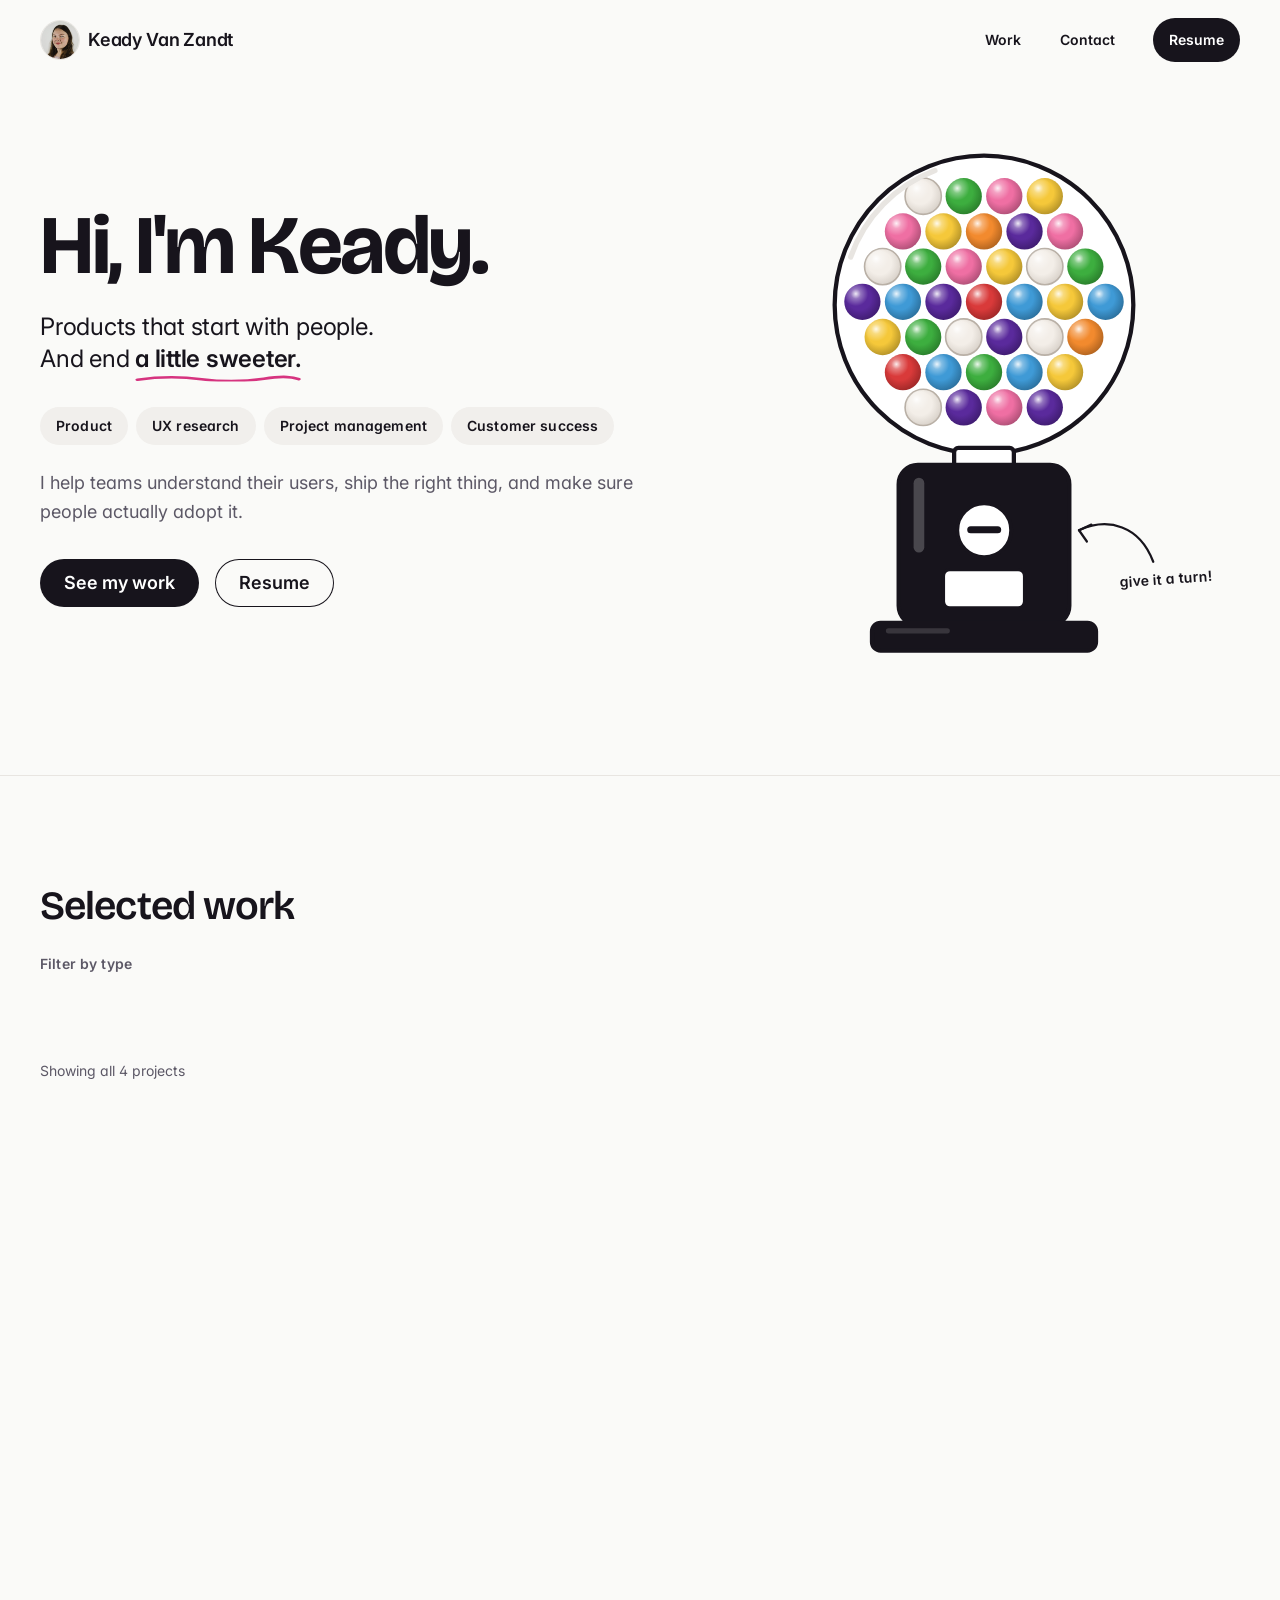
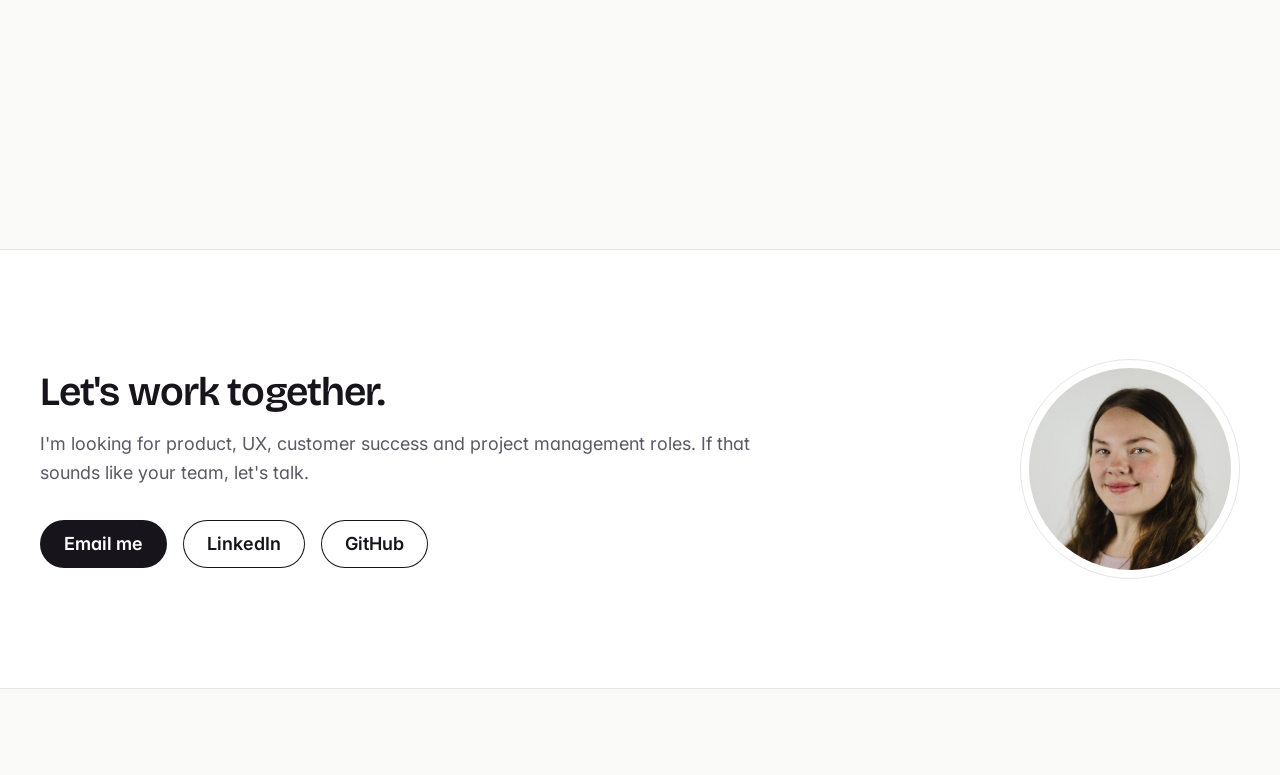
<file: index.html>
<!doctype html>
<html lang="en">
<head>
<meta charset="utf-8">
<meta name="viewport" content="width=device-width, initial-scale=1">
<title>Keady Van Zandt | Product, UX Research &amp; Project Management</title>
<meta name="description" content="Portfolio of Keady Van Zandt. Products that start with people. And end a little sweeter.">
<link rel="icon" href="assets/favicon.svg" type="image/svg+xml">
<link rel="icon" href="assets/favicon-32.png" sizes="32x32" type="image/png">
<link rel="apple-touch-icon" href="assets/apple-touch-icon.png">
<!-- Link previews (LinkedIn, Slack, iMessage, etc.) -->
<meta property="og:type" content="website">
<meta property="og:site_name" content="Keady Van Zandt">
<meta property="og:title" content="Keady Van Zandt | Product, UX Research &amp; Project Management">
<meta property="og:description" content="Portfolio of Keady Van Zandt. Products that start with people. And end a little sweeter.">
<meta property="og:url" content="https://midnight-getaway.github.io/portfolio-site/">
<meta property="og:image" content="https://midnight-getaway.github.io/portfolio-site/assets/og-image.png">
<meta property="og:image:width" content="1200">
<meta property="og:image:height" content="630">
<meta property="og:image:alt" content="Keady Van Zandt: Products that start with people. And end a little sweeter.">
<meta name="twitter:card" content="summary_large_image">
<meta name="twitter:title" content="Keady Van Zandt | Product, UX Research &amp; Project Management">
<meta name="twitter:description" content="Portfolio of Keady Van Zandt. Products that start with people. And end a little sweeter.">
<meta name="twitter:image" content="https://midnight-getaway.github.io/portfolio-site/assets/og-image.png">
<script>
  /* Runs before the page appears. Turns on animations, and if you arrived
     through a bubble, covers the page so the bubble can pop. Keep this on every page. */
  (function (d) {
    d.classList.add("js");
    try {
      var c = sessionStorage.getItem("kv-bubble");
      if (c && !matchMedia("(prefers-reduced-motion: reduce)").matches) {
        d.classList.add("is-arriving");
        d.style.setProperty("--arrive", "var(--gum-" + c + ")");
      } else if (c) { sessionStorage.removeItem("kv-bubble"); }
    } catch (e) {}
  })(document.documentElement);
</script>
<link rel="preconnect" href="https://fonts.googleapis.com">
<link rel="preconnect" href="https://fonts.gstatic.com" crossorigin>
<link href="https://fonts.googleapis.com/css2?family=Bricolage+Grotesque:opsz,wght@12..96,600;12..96,700&family=Inter:wght@400;600&display=swap" rel="stylesheet">
<link rel="stylesheet" href="css/styles.css">
<script src="js/main.js" defer></script>
</head>

<body>
<a class="skip-link" href="#main">Skip to content</a>

<!-- ===== HEADER ===== -->
<header class="site-header">
  <div class="container">
    <a class="brand" href="index.html">
      <span class="brand-photo"><img src="images/headshot-web.jpg" alt="" width="42" height="42"></span>
      Keady Van Zandt
    </a>
    <nav class="site-nav" aria-label="Main">
      <a href="#work">Work</a>
      <!-- Hidden until Playground has real content: <a href="playground.html">Playground</a> -->
      <a href="#contact">Contact</a>
      <!-- Put your resume PDF in the assets folder and name it Resume.pdf -->
      <a class="btn btn-sm" href="assets/Resume.pdf" target="_blank" rel="noopener">Resume</a>
    </nav>
  </div>
</header>

<main id="main">

  <!-- ===== HERO ===== -->
  <section class="hero" aria-labelledby="hero-title">
    <div class="container">

      <div class="hero-text">
        <!-- data-split makes each letter bounce in -->
        <h1 id="hero-title" data-split>Hi, I'm Keady.</h1>
        <p class="tagline" data-reveal style="--d: 550ms">Products that start with people.<br>And end <em>a little sweeter.</em></p>
        <ul class="roles" data-reveal style="--d: 700ms" aria-label="What I do">
          <li>Product</li>
          <li>UX research</li>
          <li>Project management</li>
          <li>Customer success</li>
        </ul>
        <p class="intro" data-reveal style="--d: 820ms">I help teams understand their users, ship the right thing, and make sure people actually adopt it.</p>
        <div class="hero-actions" data-reveal style="--d: 950ms">
          <a class="btn" id="see-work" href="#work">See my work</a>
          <a class="btn btn-outline" href="assets/Resume.pdf" target="_blank" rel="noopener">Resume</a>
        </div>
      </div>

      <!-- Gumball machine. The gumballs inside the globe are added by js/main.js -->
      <div class="machine" data-reveal="drop" style="--d: 250ms">
        <svg viewBox="0 0 300 480" role="img" aria-label="A black gumball machine full of colorful gumballs">
          <!-- Gumball gradients, one per category, are added here by js/main.js -->
          <defs id="gb-defs"></defs>
          <circle class="globe-glass" cx="150" cy="150" r="140"/>
          <g id="globe-balls"></g>
          <path class="globe-shine" d="M25 105 A134 134 0 0 1 104 24"/>
          <rect class="machine-neck" x="122" y="284" width="56" height="20" rx="4"/>
          <rect class="machine-body" x="70" y="300" width="160" height="150" rx="18"/>
          <rect class="body-shine" x="84" y="312" width="10" height="70" rx="5"/>
          <rect class="chute" x="112" y="398" width="76" height="36" rx="6"/>
          <rect class="machine-base" x="45" y="448" width="210" height="26" rx="8"/>
          <rect class="base-shine" x="58" y="453" width="60" height="5" rx="2.5"/>
        </svg>

        <!-- The knob is a real button: works with Tab + Enter -->
        <button class="knob is-idle" id="knob" type="button" aria-label="Turn the knob to drop gumballs into my projects" aria-controls="tray"></button>

        <p class="turn-hint" aria-hidden="true">
          <svg viewBox="0 0 80 50"><path d="M74 46 C62 14 34 6 8 18"/><path d="M8 18 L19 13 M8 18 L15 28"/></svg>
          <span>give it a turn!</span>
        </p>
      </div>

    </div>
  </section>


  <!-- ===== SELECTED WORK ===== -->
  <section class="work" id="work" aria-labelledby="work-title">
    <div class="container">
      <h2 class="section-title" id="work-title" data-reveal>Selected work</h2>
      <p class="flavor-label" id="flavor-label" data-reveal style="--d: 100ms">Filter by type</p>

      <!-- data-filter must match the words in each card's data-flavors -->
      <div class="chips" id="flavor-chips" role="group" aria-labelledby="flavor-label">
        <button class="chip" type="button" data-filter="all" aria-pressed="true">All</button>
        <button class="chip" type="button" data-filter="product" aria-pressed="false">Product</button>
        <button class="chip" type="button" data-filter="design" aria-pressed="false">UX Design</button>
        <button class="chip" type="button" data-filter="research" aria-pressed="false">UX Research</button>
        <button class="chip" type="button" data-filter="pm" aria-pressed="false">Project Mgmt</button>
        <button class="chip" type="button" data-filter="cs" aria-pressed="false">Customer Success</button>
      </div>

      <!-- Filled in by js/main.js; role="status" makes screen readers announce each change -->
      <p class="filter-status" id="filter-status" role="status" aria-live="polite">Showing all 4 projects</p>
      <p class="start-with" id="start-with"></p>

      <!-- Cards animate in on their own when this section scrolls into view (js/main.js) -->
      <div class="tray" id="tray">
        <div class="grid">
          <!--
            CARD TEMPLATE
            data-tone    = the card's decorative gumball color (grape, blue, green, yellow, pink,
                           white, red or orange). Not tied to category. Match it on the case study page.
            data-flavors = every filter that shows this card, primary first, separated by spaces
            .card-tags   = the same categories as plain text labels (one <li> per category)
            .status-badge data-status="draft" = the "In progress" badge; delete the span when the case study is done
          -->
          <article class="card" data-tone="pink" data-flavors="pm cs">
            <div class="card-head">
              <span class="card-ball" aria-hidden="true"></span>
              <div>
                <h3 class="card-title">Partner Platform Rollout</h3>
                <p class="card-year">2026 <span class="status-badge" data-status="draft">In progress</span></p>
                <ul class="card-tags" aria-label="Categories">
                  <li>Project management</li>
                  <li>Customer success</li>
                </ul>
              </div>
            </div>
            <p class="card-headline">Getting nearly 1,000 agencies onto one ordering system</p>
            <p class="card-meta">~1,000 agencies · training · full grant cycle</p>
            <a class="card-link" href="case-partner-platform.html" data-bubble>Read case study<span class="sr-only">: Partner Platform Rollout</span> <span class="arrow" aria-hidden="true">→</span></a>
          </article>

          <article class="card" data-tone="blue" data-flavors="product">
            <div class="card-head">
              <span class="card-ball" aria-hidden="true"></span>
              <div>
                <h3 class="card-title">CRM to Power BI Pipeline</h3>
                <p class="card-year">2026 <span class="status-badge" data-status="draft">In progress</span></p>
                <ul class="card-tags" aria-label="Categories">
                  <li>Product</li>
                </ul>
              </div>
            </div>
            <p class="card-headline">From CRM entry to dashboards leadership actually opens</p>
            <p class="card-meta">Donor retention · total raised · campaign progress</p>
            <a class="card-link" href="case-crm-power-bi.html" data-bubble>Read case study<span class="sr-only">: CRM to Power BI Pipeline</span> <span class="arrow" aria-hidden="true">→</span></a>
          </article>

          <article class="card" data-tone="green" data-flavors="research">
            <div class="card-head">
              <span class="card-ball" aria-hidden="true"></span>
              <div>
                <h3 class="card-title">Motivated Avoidance Study</h3>
                <p class="card-year">2026 <span class="status-badge" data-status="draft">In progress</span></p>
                <ul class="card-tags" aria-label="Categories">
                  <li>UX research</li>
                </ul>
              </div>
            </div>
            <p class="card-headline">Why people skip the chatbot even when they can use it</p>
            <p class="card-meta">3 automation experiences · survey design</p>
            <a class="card-link" href="case-motivated-avoidance.html" data-bubble>Read case study<span class="sr-only">: Motivated Avoidance Study</span> <span class="arrow" aria-hidden="true">→</span></a>
          </article>

          <article class="card" data-tone="yellow" data-flavors="design">
            <div class="card-head">
              <span class="card-ball" aria-hidden="true"></span>
              <div>
                <h3 class="card-title">Skylight</h3>
                <p class="card-year">2026 <span class="status-badge" data-status="draft">In progress</span></p>
                <ul class="card-tags" aria-label="Categories">
                  <li>UX design</li>
                </ul>
              </div>
            </div>
            <p class="card-headline">A system that adapts to how teams actually work</p>
            <p class="card-meta">Conceptual model · AI agents</p>
            <a class="card-link" href="case-skylight.html" data-bubble>Read case study<span class="sr-only">: Skylight</span> <span class="arrow" aria-hidden="true">→</span></a>
          </article>
        </div>
      </div>
    </div>
  </section>


  <!-- ===== CONTACT ===== -->
  <section class="contact" id="contact" aria-labelledby="contact-title">
    <div class="container contact-inner">
      <!-- Web-sized copy of images/Headshot.JPG (600x600) -->
      <div class="headshot-wrap" data-reveal="scale">
        <img class="headshot" src="images/headshot-web.jpg" alt="Keady Van Zandt smiling, in a pink top, against a light gray background" width="240" height="240">
      </div>
      <div>
        <h2 class="section-title" id="contact-title" data-reveal style="--d: 150ms">Let's work together.</h2>
        <p data-reveal style="--d: 250ms">I'm looking for product, UX, customer success and project management roles. If that sounds like your team, let's talk.</p>
        <div class="hero-actions" data-reveal style="--d: 350ms">
          <a class="btn" href="mailto:keadycvz@gmail.com">Email me</a>
          <a class="btn btn-outline" href="https://www.linkedin.com/in/keady-van-zandt/" target="_blank" rel="noopener">LinkedIn</a>
          <a class="btn btn-outline" href="https://github.com/midnight-getaway" target="_blank" rel="noopener">GitHub</a>
        </div>
      </div>
    </div>
  </section>

</main>

<footer class="site-footer">
  <div class="container" data-reveal>© 2026 Keady Van Zandt</div>
</footer>
</body>
</html>
</file>
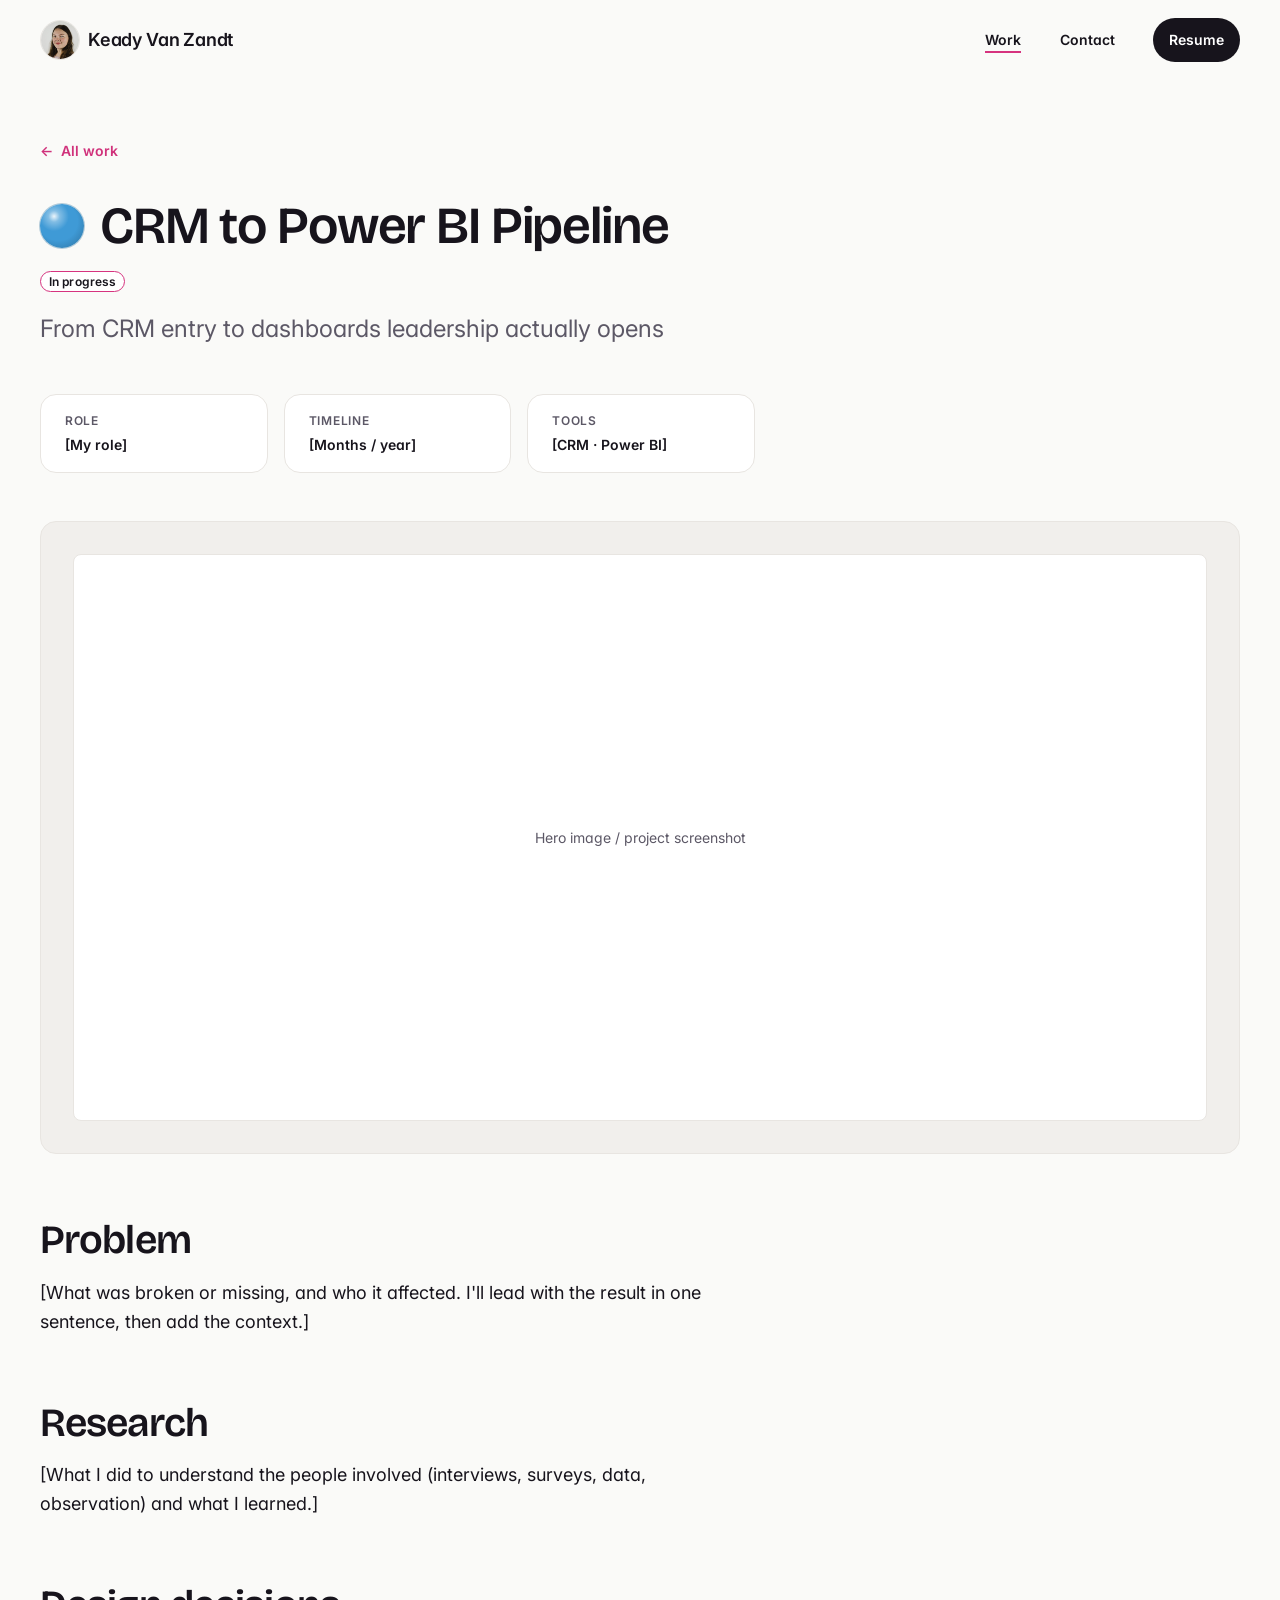
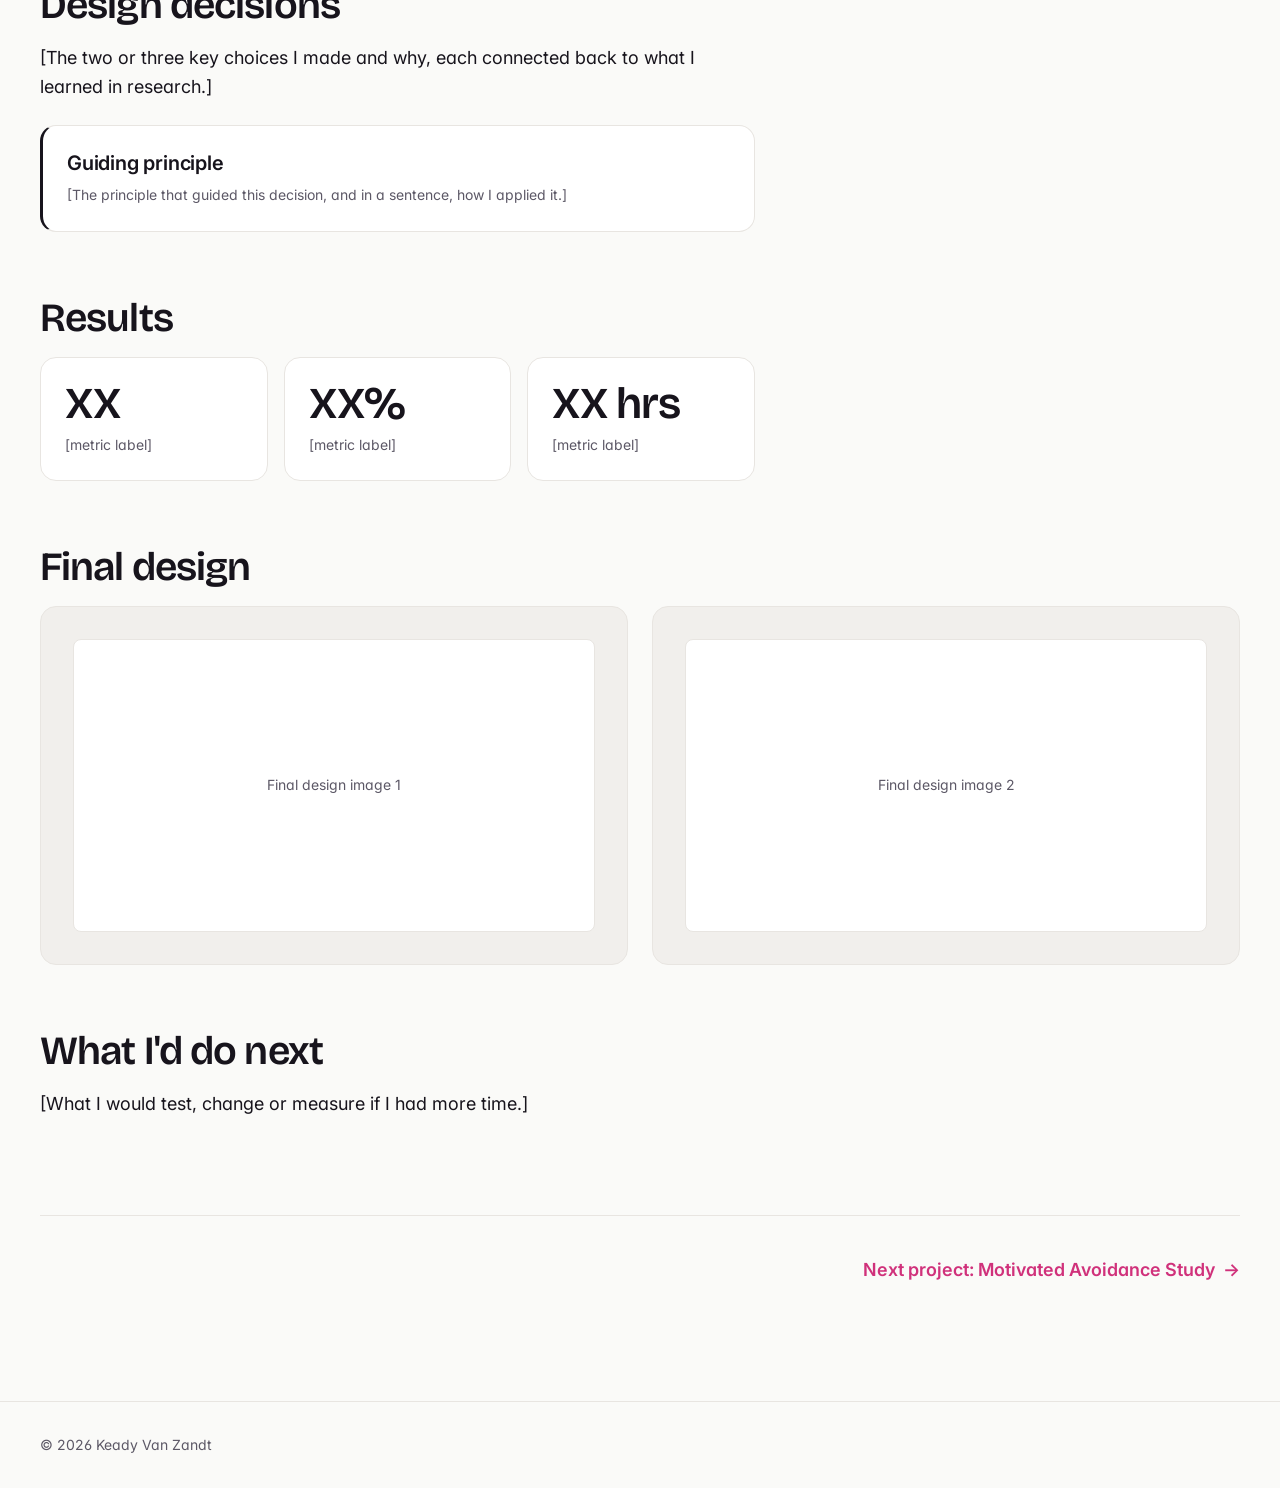
<file: case-crm-power-bi.html>
<!doctype html>
<html lang="en">
<head>
<meta charset="utf-8">
<meta name="viewport" content="width=device-width, initial-scale=1">
<title>CRM to Power BI Pipeline | Keady Van Zandt</title>
<meta name="description" content="From CRM entry to dashboards leadership actually opens. A case study by Keady Van Zandt.">
<link rel="icon" href="assets/favicon.svg" type="image/svg+xml">
<link rel="icon" href="assets/favicon-32.png" sizes="32x32" type="image/png">
<link rel="apple-touch-icon" href="assets/apple-touch-icon.png">
<!-- Link previews (LinkedIn, Slack, iMessage, etc.) -->
<meta property="og:type" content="article">
<meta property="og:site_name" content="Keady Van Zandt">
<meta property="og:title" content="CRM to Power BI Pipeline | Keady Van Zandt">
<meta property="og:description" content="From CRM entry to dashboards leadership actually opens. A case study by Keady Van Zandt.">
<meta property="og:url" content="https://midnight-getaway.github.io/portfolio-site/case-crm-power-bi.html">
<meta property="og:image" content="https://midnight-getaway.github.io/portfolio-site/assets/og-image.png">
<meta property="og:image:width" content="1200">
<meta property="og:image:height" content="630">
<meta property="og:image:alt" content="Keady Van Zandt: Products that start with people. And end a little sweeter.">
<meta name="twitter:card" content="summary_large_image">
<meta name="twitter:title" content="CRM to Power BI Pipeline | Keady Van Zandt">
<meta name="twitter:description" content="From CRM entry to dashboards leadership actually opens. A case study by Keady Van Zandt.">
<meta name="twitter:image" content="https://midnight-getaway.github.io/portfolio-site/assets/og-image.png">
<script>
  /* Runs before the page appears. Turns on animations, and if you arrived
     through a bubble, covers the page so the bubble can pop. Keep this on every page. */
  (function (d) {
    d.classList.add("js");
    try {
      var c = sessionStorage.getItem("kv-bubble");
      if (c && !matchMedia("(prefers-reduced-motion: reduce)").matches) {
        d.classList.add("is-arriving");
        d.style.setProperty("--arrive", "var(--gum-" + c + ")");
      } else if (c) { sessionStorage.removeItem("kv-bubble"); }
    } catch (e) {}
  })(document.documentElement);
</script>
<link rel="preconnect" href="https://fonts.googleapis.com">
<link rel="preconnect" href="https://fonts.gstatic.com" crossorigin>
<link href="https://fonts.googleapis.com/css2?family=Bricolage+Grotesque:opsz,wght@12..96,600;12..96,700&family=Inter:wght@400;600&display=swap" rel="stylesheet">
<link rel="stylesheet" href="css/styles.css">
<script src="js/main.js" defer></script>
</head>

<body>
<a class="skip-link" href="#main">Skip to content</a>

<!-- ===== HEADER ===== -->
<header class="site-header">
  <div class="container">
    <a class="brand" href="index.html">
      <span class="brand-photo"><img src="images/headshot-web.jpg" alt="" width="42" height="42"></span>
      Keady Van Zandt
    </a>
    <nav class="site-nav" aria-label="Main">
      <a href="index.html#work" aria-current="page">Work</a>
      <!-- Hidden until Playground has real content: <a href="playground.html">Playground</a> -->
      <a href="index.html#contact">Contact</a>
      <a class="btn btn-sm" href="assets/Resume.pdf" target="_blank" rel="noopener">Resume</a>
    </nav>
  </div>
</header>

<!-- data-tone sets this page's decorative gumball color (grape, blue, green, yellow, pink, white, red or orange). Keep it the same as this project's card. -->
<main id="main" class="case" data-tone="blue">
  <div class="container narrow">

    <a class="back-link" href="index.html#work" data-reveal="left"><span class="arrow" aria-hidden="true">←</span> All work</a>

    <h1 class="case-title"><span class="card-ball" aria-hidden="true"></span><span data-split>CRM to Power BI Pipeline</span></h1>
    <!-- Delete this badge when the case study is finished -->
    <span class="status-badge" data-status="draft">In progress</span>
    <p class="case-sub" data-reveal style="--d: 250ms">From CRM entry to dashboards leadership actually opens</p>

    <dl class="facts">
      <div class="fact" data-reveal style="--d: 350ms"><dt>Role</dt><dd>[My role]</dd></div>
      <div class="fact" data-reveal style="--d: 450ms"><dt>Timeline</dt><dd>[Months / year]</dd></div>
      <div class="fact" data-reveal style="--d: 550ms"><dt>Tools</dt><dd>[CRM · Power BI]</dd></div>
    </dl>

    <figure class="figure case-hero" data-reveal="scale" style="--d: 500ms">
      <!-- Swap the placeholder for your image, for example:
           <img src="images/crm-power-bi-hero.jpg" alt="Describe what the screenshot shows">
           Optional caption below the frame:
           <figcaption class="caption">What the screenshot shows</figcaption>
           or a note: <figcaption class="caption is-note">Data shown is illustrative.</figcaption> -->
      <div class="frame">
        <div class="placeholder-img">Hero image / project screenshot</div>
      </div>
    </figure>

    <section class="case-section" data-reveal>
      <h2>Problem</h2>
      <p>[What was broken or missing, and who it affected. I'll lead with the result in one sentence, then add the context.]</p>
    </section>

    <section class="case-section" data-reveal>
      <h2>Research</h2>
      <p>[What I did to understand the people involved (interviews, surveys, data, observation) and what I learned.]</p>
    </section>

    <section class="case-section with-aside">
      <div data-reveal>
        <h2>Design decisions</h2>
        <p>[The two or three key choices I made and why, each connected back to what I learned in research.]</p>
      </div>
      <aside class="callout" data-reveal="right" style="--d: 150ms">
        <h3>Guiding principle</h3>
        <p>[The principle that guided this decision, and in a sentence, how I applied it.]</p>
      </aside>
    </section>

    <section class="case-section">
      <h2 data-reveal>Results</h2>
      <!-- Numbers like "~1,000" count up when they scroll into view.
           Metric ideas hiring managers look for: adoption rate, time to onboard,
           training completion, support tickets reduced, time saved, active users. -->
      <div class="stats">
        <div class="stat" data-reveal style="--d: 0ms"><span class="stat-num">XX</span><span class="stat-label">[metric label]</span></div>
        <div class="stat" data-reveal style="--d: 120ms"><span class="stat-num">XX%</span><span class="stat-label">[metric label]</span></div>
        <div class="stat" data-reveal style="--d: 240ms"><span class="stat-num">XX hrs</span><span class="stat-label">[metric label]</span></div>
      </div>
    </section>

    <section class="case-section">
      <h2 data-reveal>Final design</h2>
      <div class="gallery">
        <!-- Swap each placeholder for <img src="images/crm-power-bi-1.jpg" alt="...">; captions are optional -->
        <figure class="figure" data-reveal>
          <div class="frame"><div class="placeholder-img">Final design image 1</div></div>
        </figure>
        <figure class="figure" data-reveal style="--d: 100ms">
          <div class="frame"><div class="placeholder-img">Final design image 2</div></div>
        </figure>
      </div>
    </section>

    <section class="case-section" data-reveal>
      <h2>What I'd do next</h2>
      <p>[What I would test, change or measure if I had more time.]</p>
    </section>

    <nav class="next-project" aria-label="Next project" data-reveal>
      <a href="case-motivated-avoidance.html" data-bubble data-tone="green">Next project: Motivated Avoidance Study <span class="arrow" aria-hidden="true">→</span></a>
    </nav>

  </div>
</main>

<footer class="site-footer">
  <div class="container narrow">© 2026 Keady Van Zandt</div>
</footer>
</body>
</html>
</file>
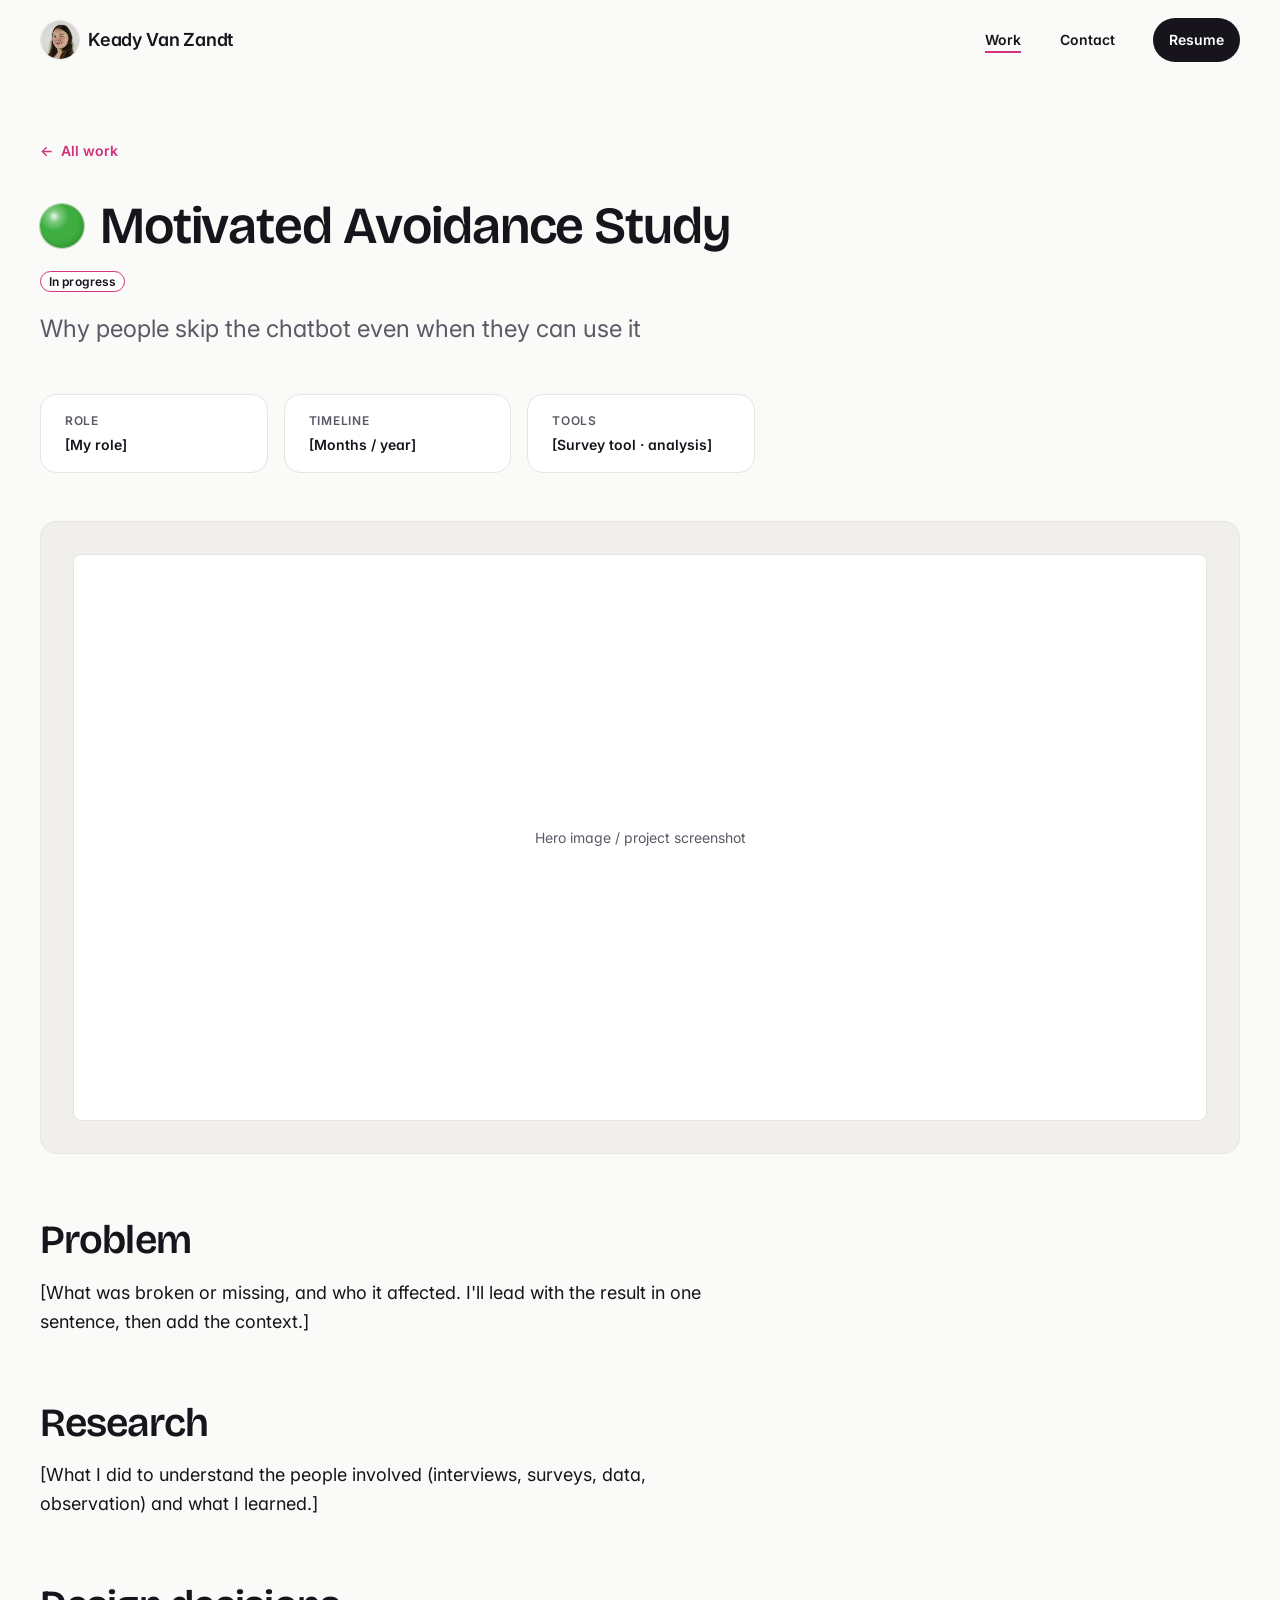
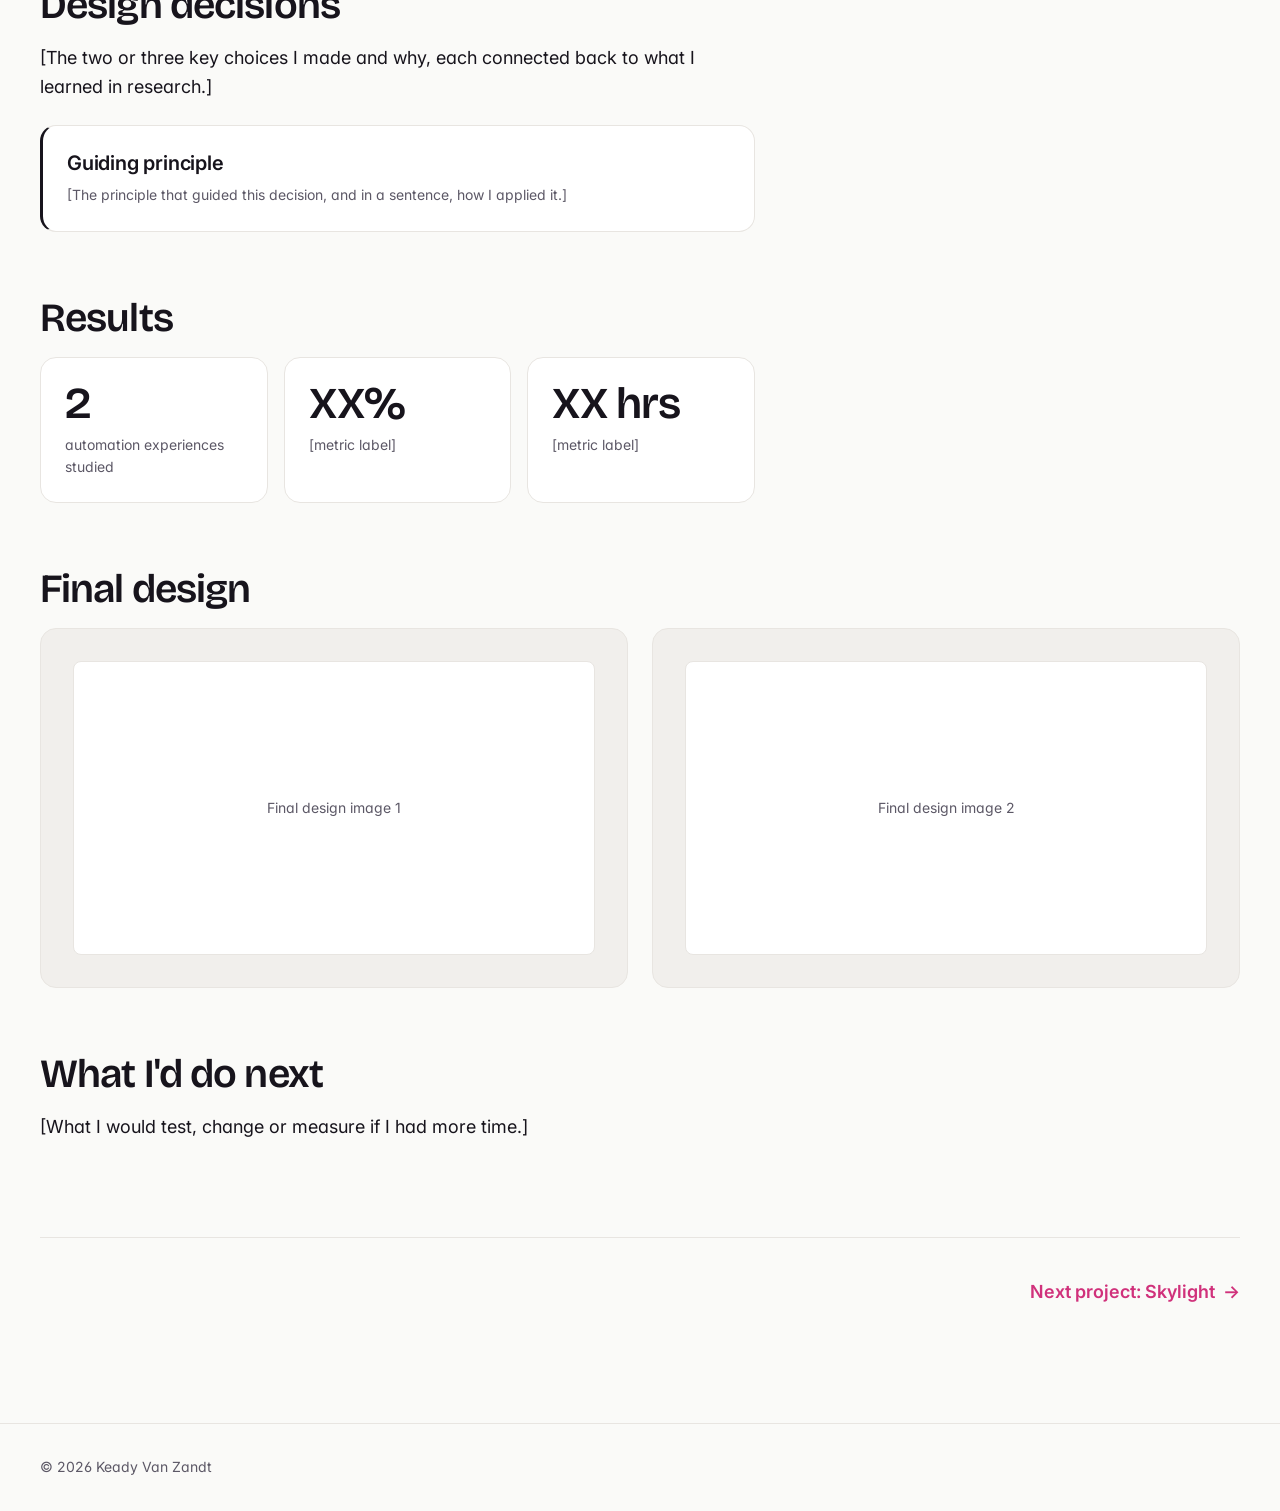
<file: case-motivated-avoidance.html>
<!doctype html>
<html lang="en">
<head>
<meta charset="utf-8">
<meta name="viewport" content="width=device-width, initial-scale=1">
<title>Motivated Avoidance Study | Keady Van Zandt</title>
<meta name="description" content="Why people skip the chatbot even when they can use it. A case study by Keady Van Zandt.">
<link rel="icon" href="assets/favicon.svg" type="image/svg+xml">
<link rel="icon" href="assets/favicon-32.png" sizes="32x32" type="image/png">
<link rel="apple-touch-icon" href="assets/apple-touch-icon.png">
<!-- Link previews (LinkedIn, Slack, iMessage, etc.) -->
<meta property="og:type" content="article">
<meta property="og:site_name" content="Keady Van Zandt">
<meta property="og:title" content="Motivated Avoidance Study | Keady Van Zandt">
<meta property="og:description" content="Why people skip the chatbot even when they can use it. A case study by Keady Van Zandt.">
<meta property="og:url" content="https://midnight-getaway.github.io/portfolio-site/case-motivated-avoidance.html">
<meta property="og:image" content="https://midnight-getaway.github.io/portfolio-site/assets/og-image.png">
<meta property="og:image:width" content="1200">
<meta property="og:image:height" content="630">
<meta property="og:image:alt" content="Keady Van Zandt: Products that start with people. And end a little sweeter.">
<meta name="twitter:card" content="summary_large_image">
<meta name="twitter:title" content="Motivated Avoidance Study | Keady Van Zandt">
<meta name="twitter:description" content="Why people skip the chatbot even when they can use it. A case study by Keady Van Zandt.">
<meta name="twitter:image" content="https://midnight-getaway.github.io/portfolio-site/assets/og-image.png">
<script>
  /* Runs before the page appears. Turns on animations, and if you arrived
     through a bubble, covers the page so the bubble can pop. Keep this on every page. */
  (function (d) {
    d.classList.add("js");
    try {
      var c = sessionStorage.getItem("kv-bubble");
      if (c && !matchMedia("(prefers-reduced-motion: reduce)").matches) {
        d.classList.add("is-arriving");
        d.style.setProperty("--arrive", "var(--gum-" + c + ")");
      } else if (c) { sessionStorage.removeItem("kv-bubble"); }
    } catch (e) {}
  })(document.documentElement);
</script>
<link rel="preconnect" href="https://fonts.googleapis.com">
<link rel="preconnect" href="https://fonts.gstatic.com" crossorigin>
<link href="https://fonts.googleapis.com/css2?family=Bricolage+Grotesque:opsz,wght@12..96,600;12..96,700&family=Inter:wght@400;600&display=swap" rel="stylesheet">
<link rel="stylesheet" href="css/styles.css">
<script src="js/main.js" defer></script>
</head>

<body>
<a class="skip-link" href="#main">Skip to content</a>

<!-- ===== HEADER ===== -->
<header class="site-header">
  <div class="container">
    <a class="brand" href="index.html">
      <span class="brand-photo"><img src="images/headshot-web.jpg" alt="" width="42" height="42"></span>
      Keady Van Zandt
    </a>
    <nav class="site-nav" aria-label="Main">
      <a href="index.html#work" aria-current="page">Work</a>
      <!-- Hidden until Playground has real content: <a href="playground.html">Playground</a> -->
      <a href="index.html#contact">Contact</a>
      <a class="btn btn-sm" href="assets/Resume.pdf" target="_blank" rel="noopener">Resume</a>
    </nav>
  </div>
</header>

<!-- data-tone sets this page's decorative gumball color (grape, blue, green, yellow, pink, white, red or orange). Keep it the same as this project's card. -->
<main id="main" class="case" data-tone="green">
  <div class="container narrow">

    <a class="back-link" href="index.html#work" data-reveal="left"><span class="arrow" aria-hidden="true">←</span> All work</a>

    <h1 class="case-title"><span class="card-ball" aria-hidden="true"></span><span data-split>Motivated Avoidance Study</span></h1>
    <!-- Delete this badge when the case study is finished -->
    <span class="status-badge" data-status="draft">In progress</span>
    <p class="case-sub" data-reveal style="--d: 250ms">Why people skip the chatbot even when they can use it</p>

    <dl class="facts">
      <div class="fact" data-reveal style="--d: 350ms"><dt>Role</dt><dd>[My role]</dd></div>
      <div class="fact" data-reveal style="--d: 450ms"><dt>Timeline</dt><dd>[Months / year]</dd></div>
      <div class="fact" data-reveal style="--d: 550ms"><dt>Tools</dt><dd>[Survey tool · analysis]</dd></div>
    </dl>

    <figure class="figure case-hero" data-reveal="scale" style="--d: 500ms">
      <!-- Swap the placeholder for your image, for example:
           <img src="images/motivated-avoidance-hero.jpg" alt="Describe what the screenshot shows">
           Optional caption below the frame:
           <figcaption class="caption">What the screenshot shows</figcaption>
           or a note: <figcaption class="caption is-note">Data shown is illustrative.</figcaption> -->
      <div class="frame">
        <div class="placeholder-img">Hero image / project screenshot</div>
      </div>
    </figure>

    <section class="case-section" data-reveal>
      <h2>Problem</h2>
      <p>[What was broken or missing, and who it affected. I'll lead with the result in one sentence, then add the context.]</p>
    </section>

    <section class="case-section" data-reveal>
      <h2>Research</h2>
      <p>[What I did to understand the people involved (interviews, surveys, data, observation) and what I learned.]</p>
    </section>

    <section class="case-section with-aside">
      <div data-reveal>
        <h2>Design decisions</h2>
        <p>[The two or three key choices I made and why, each connected back to what I learned in research.]</p>
      </div>
      <aside class="callout" data-reveal="right" style="--d: 150ms">
        <h3>Guiding principle</h3>
        <p>[The principle that guided this decision, and in a sentence, how I applied it.]</p>
      </aside>
    </section>

    <section class="case-section">
      <h2 data-reveal>Results</h2>
      <!-- Numbers like "~1,000" count up when they scroll into view.
           Metric ideas hiring managers look for: adoption rate, time to onboard,
           training completion, support tickets reduced, time saved, active users. -->
      <div class="stats">
        <div class="stat" data-reveal style="--d: 0ms"><span class="stat-num">3</span><span class="stat-label">automation experiences studied</span></div>
        <div class="stat" data-reveal style="--d: 120ms"><span class="stat-num">XX%</span><span class="stat-label">[metric label]</span></div>
        <div class="stat" data-reveal style="--d: 240ms"><span class="stat-num">XX hrs</span><span class="stat-label">[metric label]</span></div>
      </div>
    </section>

    <section class="case-section">
      <h2 data-reveal>Final design</h2>
      <div class="gallery">
        <!-- Swap each placeholder for <img src="images/motivated-avoidance-1.jpg" alt="...">; captions are optional -->
        <figure class="figure" data-reveal>
          <div class="frame"><div class="placeholder-img">Final design image 1</div></div>
        </figure>
        <figure class="figure" data-reveal style="--d: 100ms">
          <div class="frame"><div class="placeholder-img">Final design image 2</div></div>
        </figure>
      </div>
    </section>

    <section class="case-section" data-reveal>
      <h2>What I'd do next</h2>
      <p>[What I would test, change or measure if I had more time.]</p>
    </section>

    <nav class="next-project" aria-label="Next project" data-reveal>
      <a href="case-skylight.html" data-bubble data-tone="yellow">Next project: Skylight <span class="arrow" aria-hidden="true">→</span></a>
    </nav>

  </div>
</main>

<footer class="site-footer">
  <div class="container narrow">© 2026 Keady Van Zandt</div>
</footer>
</body>
</html>
</file>
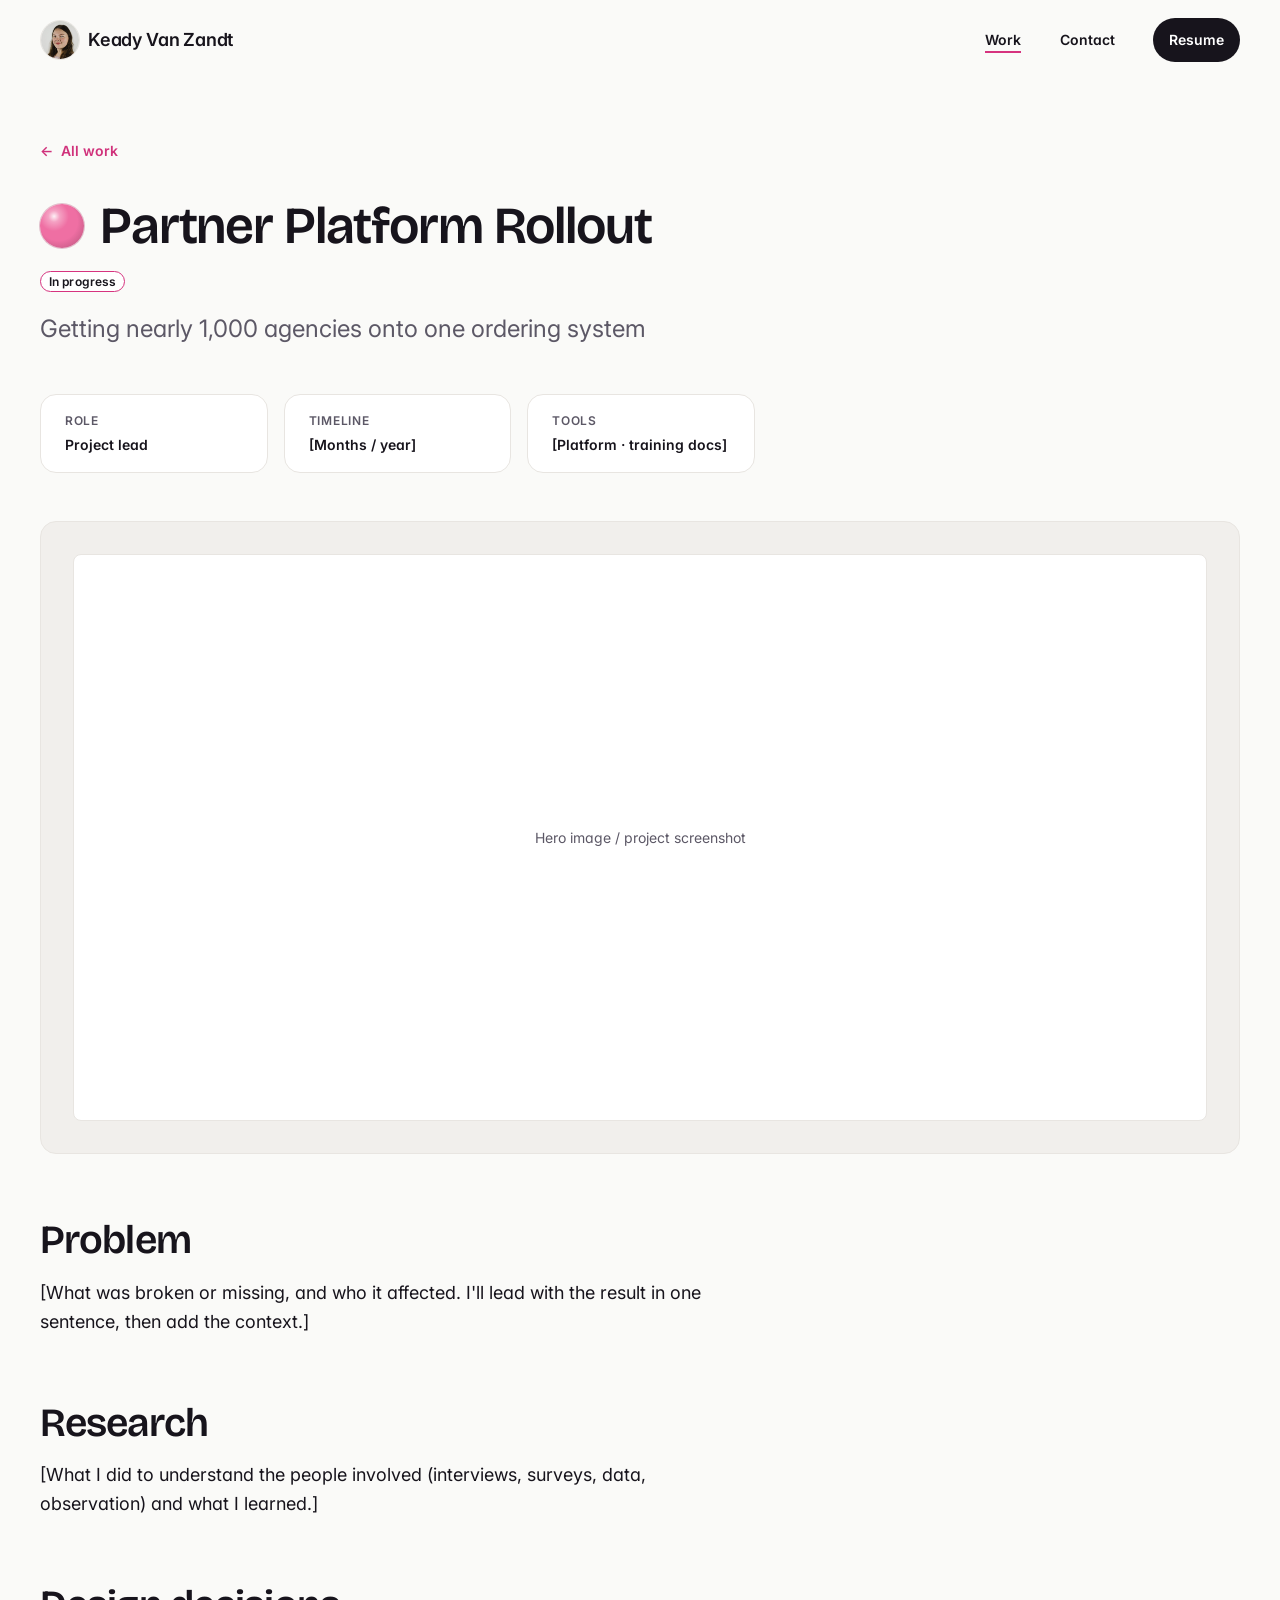
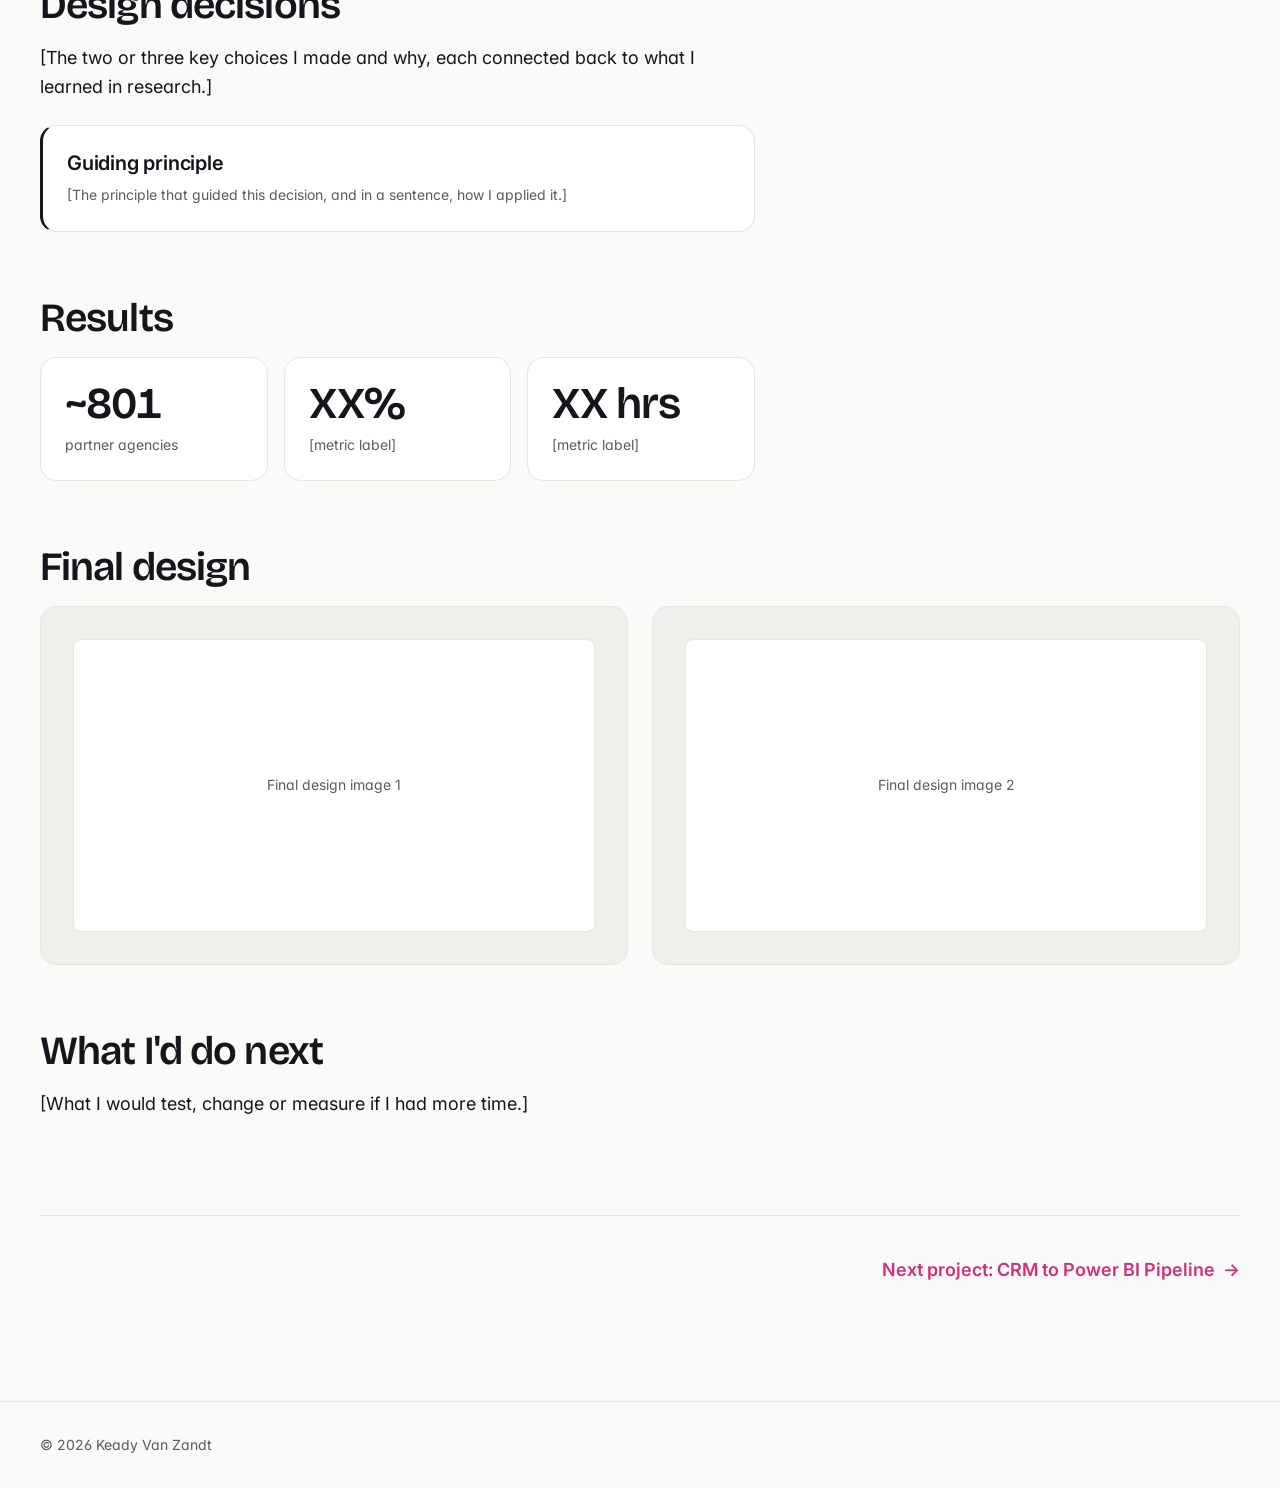
<file: case-partner-platform.html>
<!doctype html>
<html lang="en">
<head>
<meta charset="utf-8">
<meta name="viewport" content="width=device-width, initial-scale=1">
<title>Partner Platform Rollout | Keady Van Zandt</title>
<meta name="description" content="Getting nearly 1,000 agencies onto one ordering system. A case study by Keady Van Zandt.">
<link rel="icon" href="assets/favicon.svg" type="image/svg+xml">
<link rel="icon" href="assets/favicon-32.png" sizes="32x32" type="image/png">
<link rel="apple-touch-icon" href="assets/apple-touch-icon.png">
<!-- Link previews (LinkedIn, Slack, iMessage, etc.) -->
<meta property="og:type" content="article">
<meta property="og:site_name" content="Keady Van Zandt">
<meta property="og:title" content="Partner Platform Rollout | Keady Van Zandt">
<meta property="og:description" content="Getting nearly 1,000 agencies onto one ordering system. A case study by Keady Van Zandt.">
<meta property="og:url" content="https://midnight-getaway.github.io/portfolio-site/case-partner-platform.html">
<meta property="og:image" content="https://midnight-getaway.github.io/portfolio-site/assets/og-image.png">
<meta property="og:image:width" content="1200">
<meta property="og:image:height" content="630">
<meta property="og:image:alt" content="Keady Van Zandt: Products that start with people. And end a little sweeter.">
<meta name="twitter:card" content="summary_large_image">
<meta name="twitter:title" content="Partner Platform Rollout | Keady Van Zandt">
<meta name="twitter:description" content="Getting nearly 1,000 agencies onto one ordering system. A case study by Keady Van Zandt.">
<meta name="twitter:image" content="https://midnight-getaway.github.io/portfolio-site/assets/og-image.png">
<script>
  /* Runs before the page appears. Turns on animations, and if you arrived
     through a bubble, covers the page so the bubble can pop. Keep this on every page. */
  (function (d) {
    d.classList.add("js");
    try {
      var c = sessionStorage.getItem("kv-bubble");
      if (c && !matchMedia("(prefers-reduced-motion: reduce)").matches) {
        d.classList.add("is-arriving");
        d.style.setProperty("--arrive", "var(--gum-" + c + ")");
      } else if (c) { sessionStorage.removeItem("kv-bubble"); }
    } catch (e) {}
  })(document.documentElement);
</script>
<link rel="preconnect" href="https://fonts.googleapis.com">
<link rel="preconnect" href="https://fonts.gstatic.com" crossorigin>
<link href="https://fonts.googleapis.com/css2?family=Bricolage+Grotesque:opsz,wght@12..96,600;12..96,700&family=Inter:wght@400;600&display=swap" rel="stylesheet">
<link rel="stylesheet" href="css/styles.css">
<script src="js/main.js" defer></script>
</head>

<body>
<a class="skip-link" href="#main">Skip to content</a>

<!-- ===== HEADER ===== -->
<header class="site-header">
  <div class="container">
    <a class="brand" href="index.html">
      <span class="brand-photo"><img src="images/headshot-web.jpg" alt="" width="42" height="42"></span>
      Keady Van Zandt
    </a>
    <nav class="site-nav" aria-label="Main">
      <a href="index.html#work" aria-current="page">Work</a>
      <!-- Hidden until Playground has real content: <a href="playground.html">Playground</a> -->
      <a href="index.html#contact">Contact</a>
      <a class="btn btn-sm" href="assets/Resume.pdf" target="_blank" rel="noopener">Resume</a>
    </nav>
  </div>
</header>

<!-- data-tone sets this page's decorative gumball color (grape, blue, green, yellow, pink, white, red or orange). Keep it the same as this project's card. -->
<main id="main" class="case" data-tone="pink">
  <div class="container narrow">

    <a class="back-link" href="index.html#work" data-reveal="left"><span class="arrow" aria-hidden="true">←</span> All work</a>

    <h1 class="case-title"><span class="card-ball" aria-hidden="true"></span><span data-split>Partner Platform Rollout</span></h1>
    <!-- Delete this badge when the case study is finished -->
    <span class="status-badge" data-status="draft">In progress</span>
    <p class="case-sub" data-reveal style="--d: 250ms">Getting nearly 1,000 agencies onto one ordering system</p>

    <dl class="facts">
      <div class="fact" data-reveal style="--d: 350ms"><dt>Role</dt><dd>Project lead</dd></div>
      <div class="fact" data-reveal style="--d: 450ms"><dt>Timeline</dt><dd>[Months / year]</dd></div>
      <div class="fact" data-reveal style="--d: 550ms"><dt>Tools</dt><dd>[Platform · training docs]</dd></div>
    </dl>

    <figure class="figure case-hero" data-reveal="scale" style="--d: 500ms">
      <!-- Swap the placeholder for your image, for example:
           <img src="images/partner-platform-hero.jpg" alt="Describe what the screenshot shows">
           Optional caption below the frame:
           <figcaption class="caption">What the screenshot shows</figcaption>
           or a note: <figcaption class="caption is-note">Data shown is illustrative.</figcaption> -->
      <div class="frame">
        <div class="placeholder-img">Hero image / project screenshot</div>
      </div>
    </figure>

    <section class="case-section" data-reveal>
      <h2>Problem</h2>
      <p>[What was broken or missing, and who it affected. I'll lead with the result in one sentence, then add the context.]</p>
    </section>

    <section class="case-section" data-reveal>
      <h2>Research</h2>
      <p>[What I did to understand the people involved (interviews, surveys, data, observation) and what I learned.]</p>
    </section>

    <section class="case-section with-aside">
      <div data-reveal>
        <h2>Design decisions</h2>
        <p>[The two or three key choices I made and why, each connected back to what I learned in research.]</p>
      </div>
      <aside class="callout" data-reveal="right" style="--d: 150ms">
        <h3>Guiding principle</h3>
        <p>[The principle that guided this decision, and in a sentence, how I applied it.]</p>
      </aside>
    </section>

    <section class="case-section">
      <h2 data-reveal>Results</h2>
      <!-- Numbers like "~1,000" count up when they scroll into view.
           Metric ideas hiring managers look for: adoption rate, time to onboard,
           training completion, support tickets reduced, time saved, active users. -->
      <div class="stats">
        <div class="stat" data-reveal style="--d: 0ms"><span class="stat-num">~1,000</span><span class="stat-label">partner agencies</span></div>
        <div class="stat" data-reveal style="--d: 120ms"><span class="stat-num">XX%</span><span class="stat-label">[metric label]</span></div>
        <div class="stat" data-reveal style="--d: 240ms"><span class="stat-num">XX hrs</span><span class="stat-label">[metric label]</span></div>
      </div>
    </section>

    <section class="case-section">
      <h2 data-reveal>Final design</h2>
      <div class="gallery">
        <!-- Swap each placeholder for <img src="images/partner-platform-1.jpg" alt="...">; captions are optional -->
        <figure class="figure" data-reveal>
          <div class="frame"><div class="placeholder-img">Final design image 1</div></div>
        </figure>
        <figure class="figure" data-reveal style="--d: 100ms">
          <div class="frame"><div class="placeholder-img">Final design image 2</div></div>
        </figure>
      </div>
    </section>

    <section class="case-section" data-reveal>
      <h2>What I'd do next</h2>
      <p>[What I would test, change or measure if I had more time.]</p>
    </section>

    <nav class="next-project" aria-label="Next project" data-reveal>
      <a href="case-crm-power-bi.html" data-bubble data-tone="blue">Next project: CRM to Power BI Pipeline <span class="arrow" aria-hidden="true">→</span></a>
    </nav>

  </div>
</main>

<footer class="site-footer">
  <div class="container narrow">© 2026 Keady Van Zandt</div>
</footer>
</body>
</html>
</file>
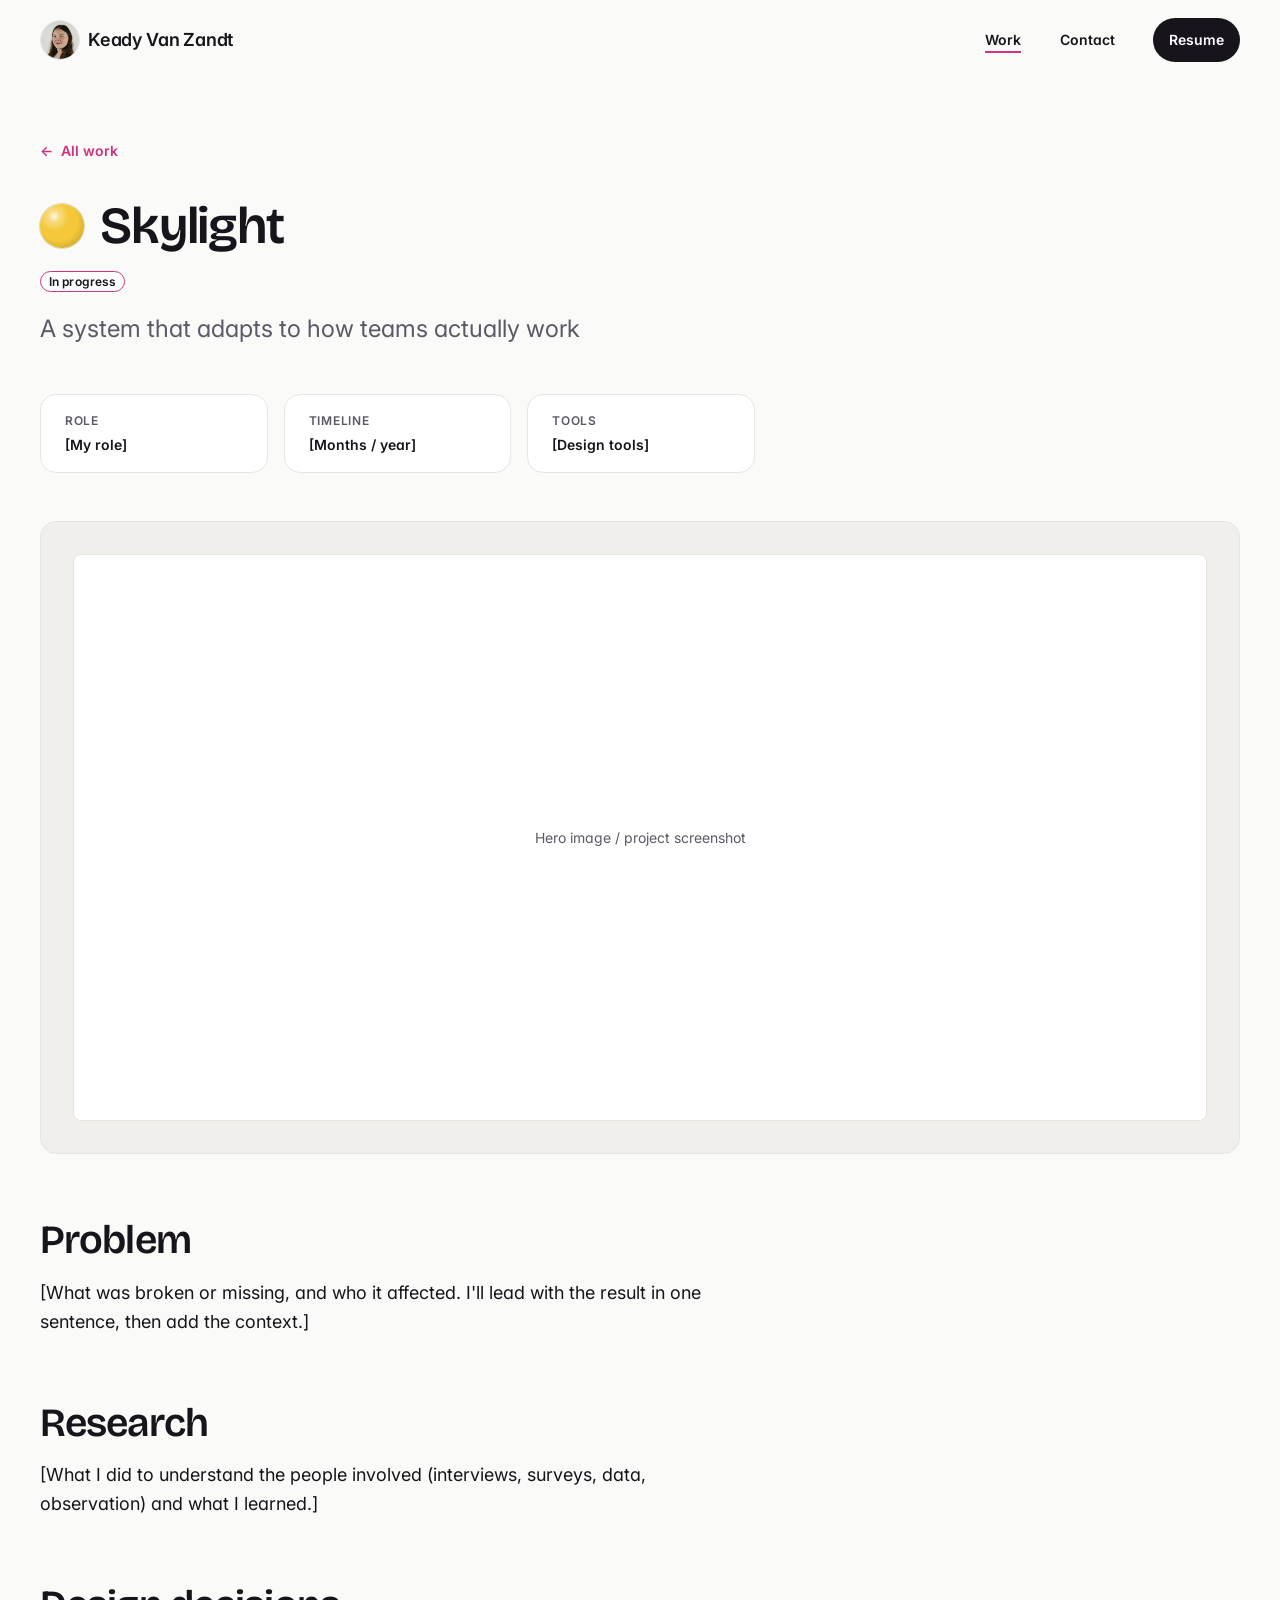
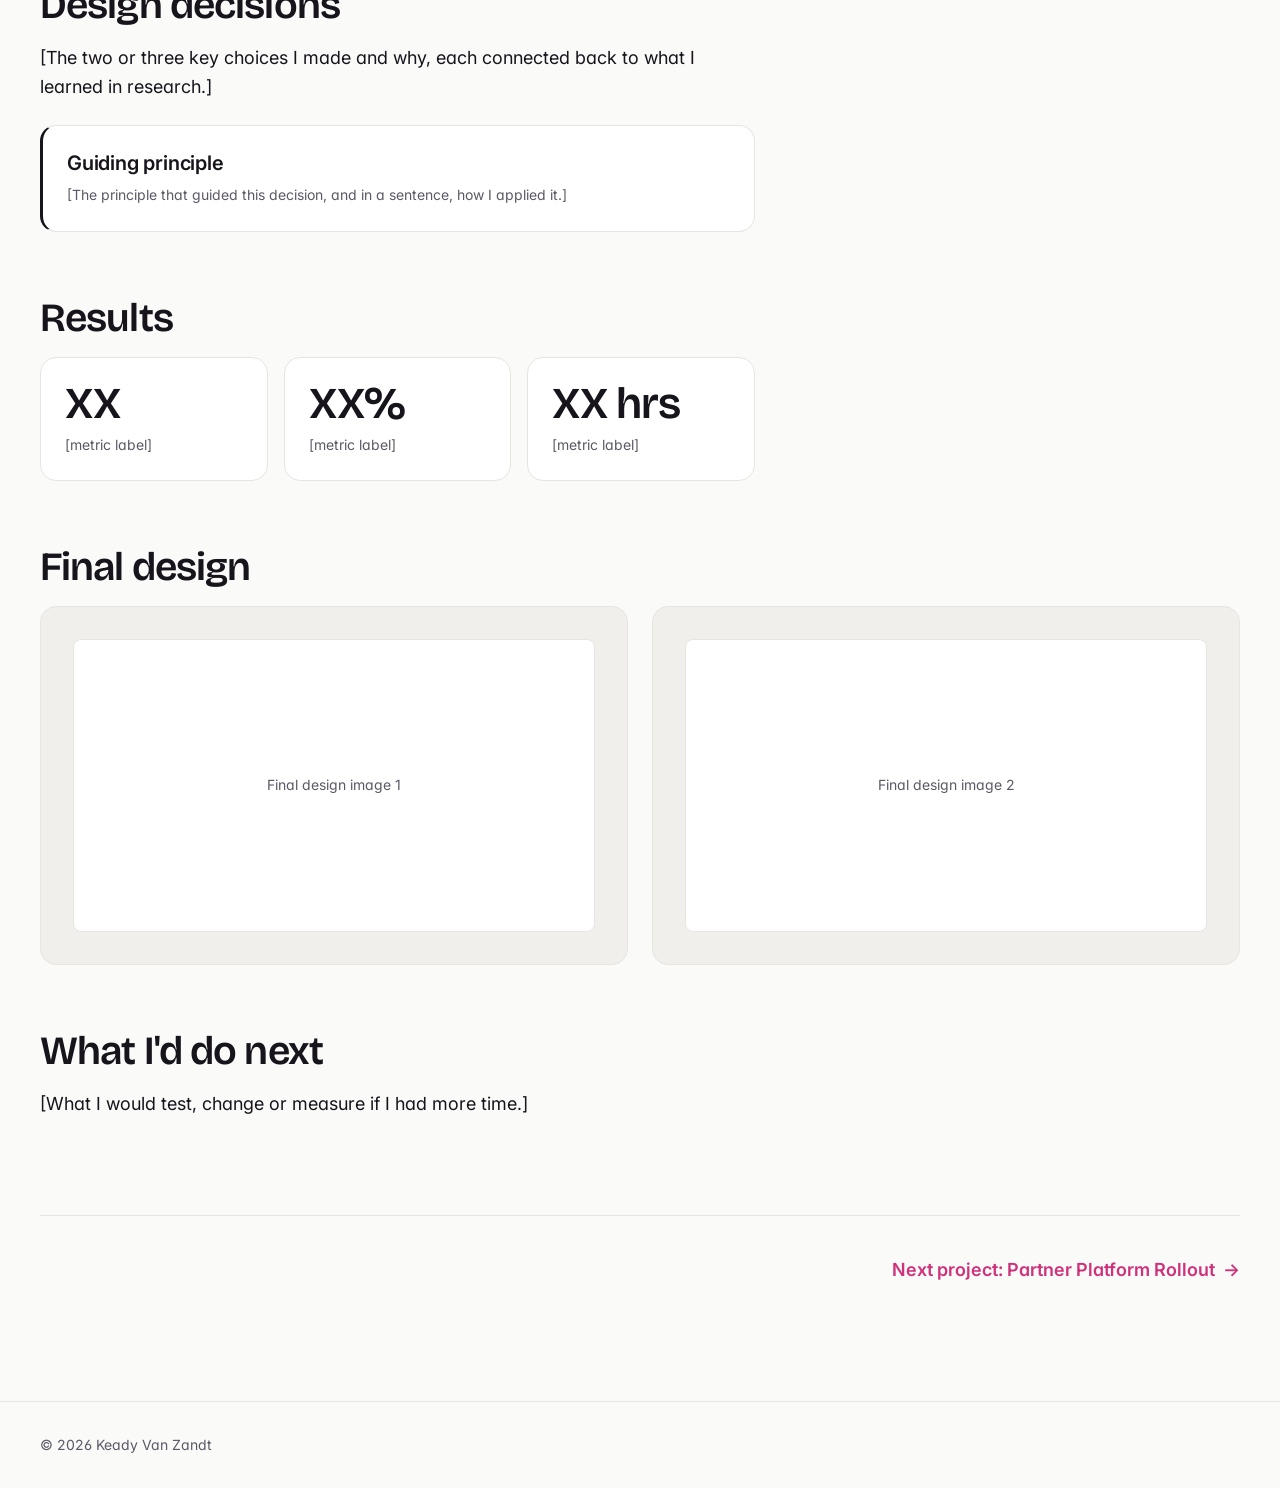
<file: case-skylight.html>
<!doctype html>
<html lang="en">
<head>
<meta charset="utf-8">
<meta name="viewport" content="width=device-width, initial-scale=1">
<title>Skylight | Keady Van Zandt</title>
<meta name="description" content="A system that adapts to how teams actually work. A case study by Keady Van Zandt.">
<link rel="icon" href="assets/favicon.svg" type="image/svg+xml">
<link rel="icon" href="assets/favicon-32.png" sizes="32x32" type="image/png">
<link rel="apple-touch-icon" href="assets/apple-touch-icon.png">
<!-- Link previews (LinkedIn, Slack, iMessage, etc.) -->
<meta property="og:type" content="article">
<meta property="og:site_name" content="Keady Van Zandt">
<meta property="og:title" content="Skylight | Keady Van Zandt">
<meta property="og:description" content="A system that adapts to how teams actually work. A case study by Keady Van Zandt.">
<meta property="og:url" content="https://midnight-getaway.github.io/portfolio-site/case-skylight.html">
<meta property="og:image" content="https://midnight-getaway.github.io/portfolio-site/assets/og-image.png">
<meta property="og:image:width" content="1200">
<meta property="og:image:height" content="630">
<meta property="og:image:alt" content="Keady Van Zandt: Products that start with people. And end a little sweeter.">
<meta name="twitter:card" content="summary_large_image">
<meta name="twitter:title" content="Skylight | Keady Van Zandt">
<meta name="twitter:description" content="A system that adapts to how teams actually work. A case study by Keady Van Zandt.">
<meta name="twitter:image" content="https://midnight-getaway.github.io/portfolio-site/assets/og-image.png">
<script>
  /* Runs before the page appears. Turns on animations, and if you arrived
     through a bubble, covers the page so the bubble can pop. Keep this on every page. */
  (function (d) {
    d.classList.add("js");
    try {
      var c = sessionStorage.getItem("kv-bubble");
      if (c && !matchMedia("(prefers-reduced-motion: reduce)").matches) {
        d.classList.add("is-arriving");
        d.style.setProperty("--arrive", "var(--gum-" + c + ")");
      } else if (c) { sessionStorage.removeItem("kv-bubble"); }
    } catch (e) {}
  })(document.documentElement);
</script>
<link rel="preconnect" href="https://fonts.googleapis.com">
<link rel="preconnect" href="https://fonts.gstatic.com" crossorigin>
<link href="https://fonts.googleapis.com/css2?family=Bricolage+Grotesque:opsz,wght@12..96,600;12..96,700&family=Inter:wght@400;600&display=swap" rel="stylesheet">
<link rel="stylesheet" href="css/styles.css">
<script src="js/main.js" defer></script>
</head>

<body>
<a class="skip-link" href="#main">Skip to content</a>

<!-- ===== HEADER ===== -->
<header class="site-header">
  <div class="container">
    <a class="brand" href="index.html">
      <span class="brand-photo"><img src="images/headshot-web.jpg" alt="" width="42" height="42"></span>
      Keady Van Zandt
    </a>
    <nav class="site-nav" aria-label="Main">
      <a href="index.html#work" aria-current="page">Work</a>
      <!-- Hidden until Playground has real content: <a href="playground.html">Playground</a> -->
      <a href="index.html#contact">Contact</a>
      <a class="btn btn-sm" href="assets/Resume.pdf" target="_blank" rel="noopener">Resume</a>
    </nav>
  </div>
</header>

<!-- data-tone sets this page's decorative gumball color (grape, blue, green, yellow, pink, white, red or orange). Keep it the same as this project's card. -->
<main id="main" class="case" data-tone="yellow">
  <div class="container narrow">

    <a class="back-link" href="index.html#work" data-reveal="left"><span class="arrow" aria-hidden="true">←</span> All work</a>

    <h1 class="case-title"><span class="card-ball" aria-hidden="true"></span><span data-split>Skylight</span></h1>
    <!-- Delete this badge when the case study is finished -->
    <span class="status-badge" data-status="draft">In progress</span>
    <p class="case-sub" data-reveal style="--d: 250ms">A system that adapts to how teams actually work</p>

    <dl class="facts">
      <div class="fact" data-reveal style="--d: 350ms"><dt>Role</dt><dd>[My role]</dd></div>
      <div class="fact" data-reveal style="--d: 450ms"><dt>Timeline</dt><dd>[Months / year]</dd></div>
      <div class="fact" data-reveal style="--d: 550ms"><dt>Tools</dt><dd>[Design tools]</dd></div>
    </dl>

    <figure class="figure case-hero" data-reveal="scale" style="--d: 500ms">
      <!-- Swap the placeholder for your image, for example:
           <img src="images/skylight-hero.jpg" alt="Describe what the screenshot shows">
           Optional caption below the frame:
           <figcaption class="caption">What the screenshot shows</figcaption>
           or a note: <figcaption class="caption is-note">Data shown is illustrative.</figcaption> -->
      <div class="frame">
        <div class="placeholder-img">Hero image / project screenshot</div>
      </div>
    </figure>

    <section class="case-section" data-reveal>
      <h2>Problem</h2>
      <p>[What was broken or missing, and who it affected. I'll lead with the result in one sentence, then add the context.]</p>
    </section>

    <section class="case-section" data-reveal>
      <h2>Research</h2>
      <p>[What I did to understand the people involved (interviews, surveys, data, observation) and what I learned.]</p>
    </section>

    <section class="case-section with-aside">
      <div data-reveal>
        <h2>Design decisions</h2>
        <p>[The two or three key choices I made and why, each connected back to what I learned in research.]</p>
      </div>
      <aside class="callout" data-reveal="right" style="--d: 150ms">
        <h3>Guiding principle</h3>
        <p>[The principle that guided this decision, and in a sentence, how I applied it.]</p>
      </aside>
    </section>

    <section class="case-section">
      <h2 data-reveal>Results</h2>
      <!-- Numbers like "~1,000" count up when they scroll into view.
           Metric ideas hiring managers look for: adoption rate, time to onboard,
           training completion, support tickets reduced, time saved, active users. -->
      <div class="stats">
        <div class="stat" data-reveal style="--d: 0ms"><span class="stat-num">XX</span><span class="stat-label">[metric label]</span></div>
        <div class="stat" data-reveal style="--d: 120ms"><span class="stat-num">XX%</span><span class="stat-label">[metric label]</span></div>
        <div class="stat" data-reveal style="--d: 240ms"><span class="stat-num">XX hrs</span><span class="stat-label">[metric label]</span></div>
      </div>
    </section>

    <section class="case-section">
      <h2 data-reveal>Final design</h2>
      <div class="gallery">
        <!-- Swap each placeholder for <img src="images/skylight-1.jpg" alt="...">; captions are optional -->
        <figure class="figure" data-reveal>
          <div class="frame"><div class="placeholder-img">Final design image 1</div></div>
        </figure>
        <figure class="figure" data-reveal style="--d: 100ms">
          <div class="frame"><div class="placeholder-img">Final design image 2</div></div>
        </figure>
      </div>
    </section>

    <section class="case-section" data-reveal>
      <h2>What I'd do next</h2>
      <p>[What I would test, change or measure if I had more time.]</p>
    </section>

    <nav class="next-project" aria-label="Next project" data-reveal>
      <a href="case-partner-platform.html" data-bubble data-tone="pink">Next project: Partner Platform Rollout <span class="arrow" aria-hidden="true">→</span></a>
    </nav>

  </div>
</main>

<footer class="site-footer">
  <div class="container narrow">© 2026 Keady Van Zandt</div>
</footer>
</body>
</html>
</file>
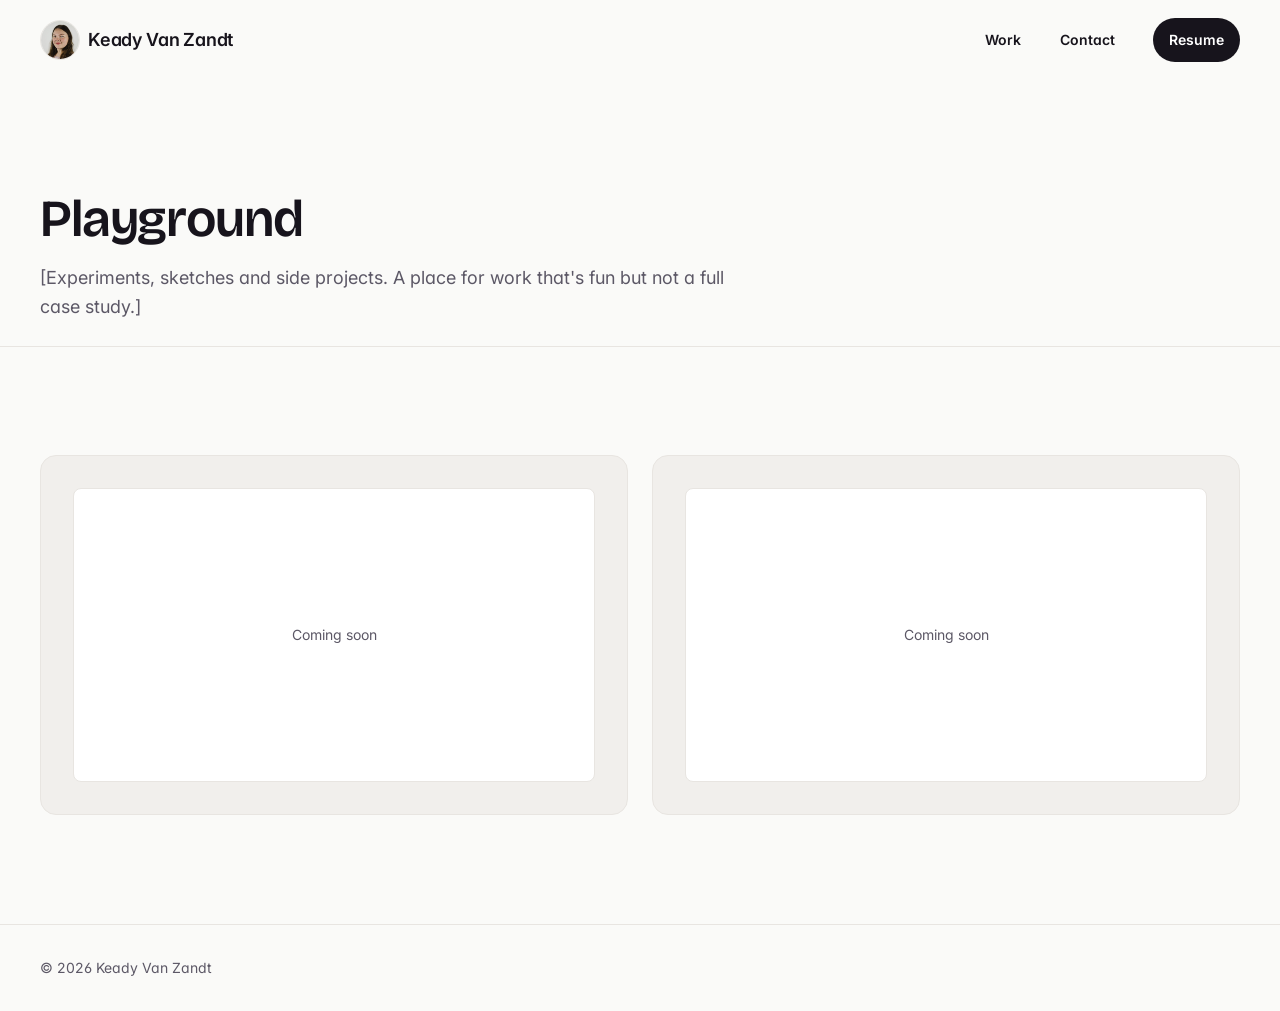
<file: playground.html>
<!doctype html>
<html lang="en">
<head>
<meta charset="utf-8">
<meta name="viewport" content="width=device-width, initial-scale=1">
<title>Playground | Keady Van Zandt</title>
<meta name="description" content="Experiments, sketches and side projects by Keady Van Zandt.">
<link rel="icon" href="assets/favicon.svg" type="image/svg+xml">
<link rel="icon" href="assets/favicon-32.png" sizes="32x32" type="image/png">
<link rel="apple-touch-icon" href="assets/apple-touch-icon.png">
<!-- Link previews (LinkedIn, Slack, iMessage, etc.) -->
<meta property="og:type" content="website">
<meta property="og:site_name" content="Keady Van Zandt">
<meta property="og:title" content="Playground | Keady Van Zandt">
<meta property="og:description" content="Experiments, sketches and side projects by Keady Van Zandt.">
<meta property="og:url" content="https://midnight-getaway.github.io/portfolio-site/playground.html">
<meta property="og:image" content="https://midnight-getaway.github.io/portfolio-site/assets/og-image.png">
<meta property="og:image:width" content="1200">
<meta property="og:image:height" content="630">
<meta property="og:image:alt" content="Keady Van Zandt: Products that start with people. And end a little sweeter.">
<meta name="twitter:card" content="summary_large_image">
<meta name="twitter:title" content="Playground | Keady Van Zandt">
<meta name="twitter:description" content="Experiments, sketches and side projects by Keady Van Zandt.">
<meta name="twitter:image" content="https://midnight-getaway.github.io/portfolio-site/assets/og-image.png">
<script>
  /* Runs before the page appears. Turns on animations, and if you arrived
     through a bubble, covers the page so the bubble can pop. Keep this on every page. */
  (function (d) {
    d.classList.add("js");
    try {
      var c = sessionStorage.getItem("kv-bubble");
      if (c && !matchMedia("(prefers-reduced-motion: reduce)").matches) {
        d.classList.add("is-arriving");
        d.style.setProperty("--arrive", "var(--gum-" + c + ")");
      } else if (c) { sessionStorage.removeItem("kv-bubble"); }
    } catch (e) {}
  })(document.documentElement);
</script>
<link rel="preconnect" href="https://fonts.googleapis.com">
<link rel="preconnect" href="https://fonts.gstatic.com" crossorigin>
<link href="https://fonts.googleapis.com/css2?family=Bricolage+Grotesque:opsz,wght@12..96,600;12..96,700&family=Inter:wght@400;600&display=swap" rel="stylesheet">
<link rel="stylesheet" href="css/styles.css">
<script src="js/main.js" defer></script>
</head>

<body>
<a class="skip-link" href="#main">Skip to content</a>

<header class="site-header">
  <div class="container">
    <a class="brand" href="index.html">
      <span class="brand-photo"><img src="images/headshot-web.jpg" alt="" width="42" height="42"></span>
      Keady Van Zandt
    </a>
    <nav class="site-nav" aria-label="Main">
      <a href="index.html#work">Work</a>
      <!-- Hidden until Playground has real content: <a href="playground.html" aria-current="page">Playground</a> -->
      <a href="index.html#contact">Contact</a>
      <a class="btn btn-sm" href="assets/Resume.pdf" target="_blank" rel="noopener">Resume</a>
    </nav>
  </div>
</header>

<main id="main">
  <section class="page-intro">
    <div class="container">
      <h1 class="section-title" data-split>Playground</h1>
      <p data-reveal style="--d: 350ms">[Experiments, sketches and side projects. A place for work that's fun but not a full case study.]</p>
    </div>
  </section>

  <section class="work">
    <div class="container">
      <!-- Reuse the card markup from index.html here when you have pieces to add -->
      <div class="grid">
        <figure class="figure" data-reveal><div class="frame"><div class="placeholder-img">Coming soon</div></div></figure>
        <figure class="figure" data-reveal style="--d: 100ms"><div class="frame"><div class="placeholder-img">Coming soon</div></div></figure>
      </div>
    </div>
  </section>
</main>

<footer class="site-footer">
  <div class="container">© 2026 Keady Van Zandt</div>
</footer>
</body>
</html>
</file>
<file: css/styles.css>
/* =========================================================
   Keady Van Zandt: Portfolio
   styles.css
   ---------------------------------------------------------
   1. Variables (colors, type scale, spacing, motion)
   2. Gumballs
   3. Base
   4. Scroll-reveal + text animations
   5. Header + buttons
   6. Hero + gumball machine
   7. Selected work (filters, cards)
   8. Contact + footer
   9. Case study pages
   10. Image frames + captions
   11. Gumball flight + bubble transition
   12. Keyframes
   13. Responsive
   14. Reduced motion
   ========================================================= */


/* ---------- 1. Variables ---------- */
:root {
  /* ===== PALETTE TOKENS: change colors here and only here ===== */
  /* Neutral base */
  --ink:          #17141C;   /* body text, headings, primary buttons, the machine */
  --ink-hover:    #2C2733;   /* primary button hover */
  --ink-soft:     #5C5866;   /* secondary text: meta lines, footer, filter status */
  --paper:        #FAFAF8;   /* page background */
  --surface:      #FFFFFF;   /* cards and raised surfaces */
  --line:         #E8E5E1;   /* hairlines, dividers, card borders */
  --tint:         #F1EFEC;   /* tags, filter chips, secondary button hover, image frames */
  --white:        #FFFFFF;
  --black:        #000000;   /* only used to darken gumball shading */

  /* One accent: pink. Only for links, focus rings, link hover, the
     "a little sweeter" underline, the active nav underline and the badge outline. */
  --accent:       #D6337F;
  --accent-text:  #D0317B;   /* 3% darker for link text so it passes AA on #FAFAF8 (4.56:1) */

  /* Gumballs: the only colorful element. Classic glossy candy. */
  --gum-grape:    #5A2A9C;
  --gum-blue:     #3F9AD6;
  --gum-green:    #3DAE3F;
  --gum-yellow:   #F5C83A;
  --gum-pink:     #EF6FA3;
  --gum-white:    #F3EEE8;
  --gum-red:      #D93A3A;   /* supporting: used sparingly */
  --gum-orange:   #F28A2E;   /* supporting: used sparingly */
  --gum-white-shade: #B9B0A6;   /* faint warm gray so white gumballs show on the white globe */

  /* ===== ROLES (built from the palette above) ===== */
  --heading: var(--ink);        /* 17.42:1 on #FAFAF8, 18.21:1 on white */
  --link: var(--accent-text);   /* 4.56:1 on #FAFAF8, 4.76:1 on white */
  --muted: var(--ink-soft);     /* 6.60:1 on #FAFAF8, 6.90:1 on white */
  --primary: var(--ink);
  --primary-hover: var(--ink-hover);
  --on-primary: var(--white);   /* 18.21:1 on ink */
  --focus: var(--accent);
  --border-hover: color-mix(in srgb, var(--ink) 24%, var(--line));   /* card border on hover */
  --shade: color-mix(in srgb, var(--ink) 14%, transparent);          /* only used by the bubble transition */

  /* Gumball machine */
  --machine: var(--ink);
  --machine-line: var(--ink);
  --glass: var(--white);

  /* Gumball shading: solid base, soft white highlight upper left,
     slightly darker shade toward the bottom right (same hue, no color shift) */
  --gb-lo-amount: 80%;          /* how much of the base color is in the shade */
  --gb-lo-with: var(--black);   /* the shade is the base color, slightly darkened */

  /* ===== FONTS (loaded in each page's <head> from Google Fonts) ===== */
  --font-display: "Bricolage Grotesque", system-ui, sans-serif;  /* hero headline, h1, h2, section titles, big numbers */
  --font-body: "Inter", system-ui, sans-serif;                   /* everything else */
  /* Two weights per font: Bricolage 600 and 700, Inter 400 and 600 */
  --fw-display: 600;
  --fw-display-bold: 700;      /* hero headline only */
  --fw-body: 400;
  --fw-strong: 600;            /* h3, labels, nav, buttons, chips */

  /* ===== TYPE SCALE ===== */
  --fs-display: clamp(3rem, 2rem + 4vw, 5.5rem);          /* "Hi, I'm Keady." */
  --fs-h1: clamp(2.25rem, 1.6rem + 2.4vw, 3.25rem);       /* case study titles */
  --fs-h2: clamp(1.75rem, 1.35rem + 1.5vw, 2.5rem);       /* section titles */
  --fs-h3: clamp(1.125rem, 1.05rem + .3vw, 1.25rem);      /* card titles, small headings */
  --fs-lead: clamp(1.25rem, 1.1rem + .6vw, 1.5rem);       /* tagline, case study subtitle */
  --fs-body: clamp(1.0625rem, 1.03rem + .15vw, 1.125rem); /* 17 to 18px */
  --fs-small: .875rem;                                     /* 14px: labels, meta, captions */
  --fs-xs: .75rem;                                         /* 12px: badges and all-caps labels only */
  --fs-stat: clamp(2rem, 1.6rem + 1.5vw, 2.75rem);        /* big result numbers */
  --lh-body: 1.6;
  --lh-heading: 1.12;
  --ls-display: -.03em;        /* hero headline */
  --ls-heading: -.022em;       /* h1, h2 */
  --ls-label: .01em;           /* small or all-caps labels */

  /* ===== SPACING SCALE ===== */
  --space-1: 8px;
  --space-2: 16px;
  --space-3: 24px;
  --space-4: 32px;
  --space-5: 48px;
  --space-6: 64px;
  --space-7: 96px;
  --space-8: 128px;
  --section-y: clamp(var(--space-6), 2rem + 6vw, var(--space-8));   /* 64px on phones up to 128px on desktop */

  /* ===== SHAPE + LAYOUT ===== */
  --radius: 16px;              /* cards, image frames, boxes */
  --radius-inner: 8px;         /* images inside a frame */
  --pill: 999px;               /* buttons, tags, chips, badges */
  --max: 1200px;               /* page content width */
  --case-max: var(--max);      /* case studies share the same grid; text keeps to the reading column */
  --read: 65ch;                /* comfortable reading width */
  --gutter: var(--space-3);
  --header-h: 80px;

  /* ===== MOTION ===== */
  --ease-out: cubic-bezier(.16, 1, .3, 1);
  --ease-spring: cubic-bezier(.34, 1.56, .64, 1);   /* gumball machine only */
  --t-fast: 180ms;             /* hovers and presses */
}

/* data-tone="..." picks a gumball color. Decorative only: categories don't have colors.
   Used on the project cards, case study headers and the machine. */
[data-tone="grape"]  { --flavor: var(--gum-grape); }
[data-tone="blue"]   { --flavor: var(--gum-blue); }
[data-tone="green"]  { --flavor: var(--gum-green); }
[data-tone="yellow"] { --flavor: var(--gum-yellow); }
[data-tone="pink"]   { --flavor: var(--gum-pink); }
[data-tone="red"]    { --flavor: var(--gum-red); }
[data-tone="orange"] { --flavor: var(--gum-orange); }
/* White gumballs get a faint warm-gray shade so they stand out on the white globe */
[data-tone="white"] {
  --flavor: var(--gum-white);
  --gb-lo-amount: 55%;
  --gb-lo-with: var(--gum-white-shade);
}


/* ---------- 2. Gumballs ----------
   A shiny ball: soft white gloss in the upper left, gentle shade at the
   bottom right. Use class="gumball" (set data-tone for the color and --gb
   for the size), or add a selector here. */
.gumball,
.card-ball,
.flying-ball {
  --gb: 16px;
  --gb-base: var(--flavor, var(--gum-pink));
  --gb-lo: color-mix(in oklab, var(--gb-base) var(--gb-lo-amount), var(--gb-lo-with));
  border-radius: 50%;
  background:
    radial-gradient(circle at 32% 28%,
      color-mix(in srgb, var(--white) 90%, transparent) 0,
      color-mix(in srgb, var(--white) 35%, transparent) 13%,
      transparent 34%),
    radial-gradient(circle at 42% 40%, var(--gb-base) 52%, var(--gb-lo) 100%);
  box-shadow: 0 0 0 1px color-mix(in oklab, var(--gb-lo) 35%, transparent);
}
span.gumball { display: inline-block; width: var(--gb); height: var(--gb); vertical-align: middle; }


/* ---------- 3. Base ---------- */
*, *::before, *::after { box-sizing: border-box; }

html { scroll-behavior: smooth; overflow-x: clip; }   /* no sideways scrolling on phones */

body {
  margin: 0;
  font-family: var(--font-body);
  font-weight: var(--fw-body);
  font-size: var(--fs-body);
  line-height: var(--lh-body);
  color: var(--ink);
  background: var(--paper);
  -webkit-font-smoothing: antialiased;
  font-feature-settings: "cv11", "ss01";   /* Inter: cleaner alternate letterforms */
  overflow-x: hidden;
}

img { display: block; max-width: 100%; height: auto; }
a { color: inherit; }
p { margin: 0; }
main p { max-width: var(--read); }

h1, h2, h3 {
  margin: 0;
  color: var(--heading);
  overflow-wrap: break-word;
}
h1, h2 {
  font-family: var(--font-display);
  font-weight: var(--fw-display);
  line-height: var(--lh-heading);
  letter-spacing: var(--ls-heading);
}
h1 { font-size: var(--fs-h1); }
h2 { font-size: var(--fs-h2); }
h3 {
  font-family: var(--font-body);
  font-weight: var(--fw-strong);
  font-size: var(--fs-h3);
  line-height: 1.3;
  letter-spacing: -.01em;
}

/* Inline links in running text: pink, underlined, thicker on hover and focus */
main p a:not(.btn),
main li a:not(.btn) {
  color: var(--link);
  text-decoration: underline;
  text-decoration-thickness: 1px;
  text-underline-offset: .18em;
  transition: text-decoration-thickness var(--t-fast) ease-out;
}
main p a:not(.btn):hover,
main p a:not(.btn):focus-visible,
main li a:not(.btn):hover,
main li a:not(.btn):focus-visible {
  text-decoration-thickness: 2px;
  text-decoration-color: var(--accent);
}
input, select, textarea { font-family: var(--font-body); font-size: var(--fs-body); }
::selection { background: color-mix(in srgb, var(--accent) 18%, var(--white)); color: var(--ink); }

/* One content grid: every section uses the same width and left edge */
.container {
  width: min(100% - 2 * var(--gutter), var(--max));
  margin-inline: auto;
}
.container.narrow { width: min(100% - 2 * var(--gutter), var(--case-max)); }

/* One focus ring for every interactive element: 2px pink with a small offset */
:focus-visible {
  outline: 2px solid var(--focus);
  outline-offset: 3px;
}

.sr-only {
  position: absolute;
  width: 1px; height: 1px;
  overflow: hidden;
  clip: rect(0 0 0 0);
  white-space: nowrap;
}

.skip-link {
  position: absolute;
  left: -9999px;
  top: var(--space-1);
  z-index: 200;
  padding: var(--space-1) var(--space-2);
  border-radius: var(--pill);
  background: var(--ink);
  color: var(--white);
  font-weight: var(--fw-strong);
}
.skip-link:focus { left: var(--space-2); }

/* Small labels: 14px, slightly spaced */
.label,
.flavor-label {
  font-size: var(--fs-small);
  font-weight: var(--fw-strong);
  letter-spacing: var(--ls-label);
  color: var(--ink-soft);
}


/* ---------- 4. Scroll-reveal + text animations ---------- */
/* Add data-reveal to anything that should fade in when scrolled to.
   Options: data-reveal (up), "left", "right", "scale", "drop".
   Stagger with style="--d: 200ms". */
.js [data-reveal] {
  opacity: 0;
  transform: translateY(16px);
  transition:
    opacity .6s var(--ease-out) var(--d, 0ms),
    transform .7s var(--ease-out) var(--d, 0ms);
}
.js [data-reveal="left"]  { transform: translateX(-16px); }
.js [data-reveal="right"] { transform: translateX(16px); }
.js [data-reveal="scale"] { transform: scale(.97); }
.js [data-reveal="drop"]  { transform: translateY(-90px) rotate(-4deg); }   /* the gumball machine */
.js [data-reveal="drop"]  { transition-timing-function: var(--ease-out), var(--ease-spring); }
.js [data-reveal].is-visible { opacity: 1; transform: none; }

/* Letters that bounce in on load (added by main.js to elements with data-split) */
.word { display: inline-block; white-space: nowrap; }
.char {
  display: inline-block;
  animation: char-in .8s var(--ease-spring) backwards;
  animation-delay: calc(var(--i) * 35ms + var(--split-delay, 150ms));
}


/* ---------- 5. Header + buttons ---------- */
.site-header {
  position: sticky;
  top: 0;
  z-index: 50;
  background: color-mix(in srgb, var(--paper) 92%, transparent);
  backdrop-filter: blur(12px);
  -webkit-backdrop-filter: blur(12px);
  border-bottom: 1px solid transparent;
  transition: border-color var(--t-fast) ease-out;
}
.site-header.is-scrolled { border-bottom-color: var(--line); }
.site-header .container {
  display: flex;
  align-items: center;
  justify-content: space-between;
  gap: var(--space-3);
  min-height: var(--header-h);
}

.brand {
  display: flex;
  align-items: center;
  gap: var(--space-1);
  min-height: 44px;
  font-weight: var(--fw-strong);
  font-size: var(--fs-body);
  letter-spacing: -.01em;
  color: var(--heading);
  text-decoration: none;
}
/* Little round headshot in the top-left corner */
.brand-photo {
  position: relative;
  flex: none;
  width: 40px;
  height: 40px;
  border-radius: 50%;
  border: 1px solid var(--line);
  transition: transform var(--t-fast) ease-out;
}
.brand-photo img {
  width: 100%;
  height: 100%;
  object-fit: cover;
  border-radius: 50%;
}
.brand:hover .brand-photo { transform: rotate(-8deg); }
.brand:hover .brand-photo::after {
  content: "hi!";
  position: absolute;
  left: 70%;
  top: -14px;
  padding: 0 var(--space-1);
  border-radius: 10px 10px 10px 2px;
  background: var(--ink);
  color: var(--white);
  font-weight: var(--fw-strong);
  font-size: var(--fs-xs);
  line-height: 1.6;
  animation: pop-in .2s var(--ease-out);
}

.site-nav {
  display: flex;
  align-items: center;
  gap: clamp(var(--space-2), 3vw, var(--space-5));
  font-size: var(--fs-small);
  font-weight: var(--fw-strong);
  color: var(--heading);
}
.site-nav a:not(.btn) {
  position: relative;
  display: inline-flex;
  align-items: center;
  min-height: 44px;
  text-decoration: none;
}
/* Thin pink underline: animates in on hover, stays on the active page */
.site-nav a:not(.btn)::after {
  content: "";
  position: absolute;
  left: 0;
  right: 0;
  bottom: 9px;
  height: 2px;
  background: var(--accent);
  transform: scaleX(0);
  transform-origin: left;
  transition: transform var(--t-fast) ease-out;
}
.site-nav a:not(.btn):hover::after,
.site-nav a[aria-current="page"]::after { transform: scaleX(1); }

/* Buttons: rounded pill, solid ink. Hover: slightly lighter ink. Press: tiny scale-down. */
.btn {
  display: inline-flex;
  align-items: center;
  justify-content: center;
  min-height: 48px;
  padding: 0 var(--space-3);
  border: 0;
  border-radius: var(--pill);
  background: var(--primary);
  color: var(--on-primary);
  font-family: var(--font-body);
  font-size: var(--fs-body);
  font-weight: var(--fw-strong);
  line-height: 1.2;
  text-align: center;
  text-decoration: none;
  cursor: pointer;
  transition: background var(--t-fast) ease-out, transform var(--t-fast) ease-out;
}
.btn:hover { background: var(--primary-hover); }
.btn:active { transform: scale(.97); }

/* Secondary: ink outline and ink text, light tint on hover */
.btn-outline {
  background: transparent;
  color: var(--ink);
  box-shadow: inset 0 0 0 1px var(--ink);
}
.btn-outline:hover { background: var(--tint); }
.btn-sm {
  min-height: 44px;
  padding: 0 var(--space-2);
  font-size: var(--fs-small);
}


/* ---------- 6. Hero + gumball machine ---------- */
.hero {
  position: relative;
  isolation: isolate;
  overflow: hidden;
  padding: var(--space-6) 0 var(--section-y);
}

.hero .container {
  display: grid;
  grid-template-columns: minmax(0, 1.25fr) minmax(0, 1fr);
  gap: var(--space-5);
  align-items: center;
}
.hero h1 {
  font-size: var(--fs-display);
  font-weight: var(--fw-display-bold);
  line-height: 1;
  letter-spacing: var(--ls-display);
}
.tagline {
  width: fit-content;      /* the wipe runs across the text, not the whole column */
  margin-top: var(--space-3);
  padding-bottom: .3em;    /* room for the squiggle inside the box */
  font-size: var(--fs-lead);
  line-height: 1.35;
  letter-spacing: -.01em;
  color: var(--heading);
}
.tagline em {
  position: relative;
  display: inline-block;
  font-style: normal;
  font-weight: var(--fw-strong);
  color: var(--heading);
}
/* Hand-drawn pink squiggle that sits below the words (never through them) */
.tagline em::after {
  content: "";
  position: absolute;
  left: 0;
  right: .05em;
  bottom: -.24em;
  height: .28em;
  background: var(--accent);
  -webkit-mask: url("data:image/svg+xml,%3Csvg xmlns='http://www.w3.org/2000/svg' viewBox='0 0 200 14' preserveAspectRatio='none'%3E%3Cpath d='M3 9 C30 3 55 3 80 8 S130 13 155 7 S190 4 197 8' fill='none' stroke='black' stroke-width='5' stroke-linecap='round'/%3E%3C/svg%3E") no-repeat 0 0 / 100% 100%;
  mask: url("data:image/svg+xml,%3Csvg xmlns='http://www.w3.org/2000/svg' viewBox='0 0 200 14' preserveAspectRatio='none'%3E%3Cpath d='M3 9 C30 3 55 3 80 8 S130 13 155 7 S190 4 197 8' fill='none' stroke='black' stroke-width='5' stroke-linecap='round'/%3E%3C/svg%3E") no-repeat 0 0 / 100% 100%;
}

/* After the page loads: the tagline wipes in from left to right with a soft
   edge, then the squiggle draws itself under "a little sweeter." */
@property --wipe {
  syntax: "<percentage>";
  inherits: false;
  initial-value: 100%;
}
.js .tagline[data-reveal] {
  opacity: 1;
  transform: none;
  transition: none;
  --wipe: -25%;
  -webkit-mask-image: linear-gradient(90deg, #000 var(--wipe), transparent calc(var(--wipe) + 25%));
  mask-image: linear-gradient(90deg, #000 var(--wipe), transparent calc(var(--wipe) + 25%));
}
.js .tagline[data-reveal].is-visible {
  animation: wipe-in 1s var(--ease-out) var(--d, 0ms) forwards;
}
.js .tagline[data-reveal] em::after { clip-path: inset(0 100% 0 0); }
.js .tagline[data-reveal].is-visible em::after {
  animation: draw-under .7s var(--ease-out) calc(var(--d, 0ms) + 800ms) forwards;
}

/* Role tags: pills, tint background, no dots */
.roles {
  display: flex;
  flex-wrap: wrap;
  gap: var(--space-1);
  margin: var(--space-3) 0 0;
  padding: 0;
  list-style: none;
}
.roles li {
  padding: var(--space-1) var(--space-2);
  border-radius: var(--pill);
  background: var(--tint);
  font-size: var(--fs-small);
  font-weight: var(--fw-strong);
  letter-spacing: var(--ls-label);
  color: var(--ink);
}
.intro {
  margin-top: var(--space-3);
  color: var(--ink-soft);
}
.hero-actions {
  display: flex;
  flex-wrap: wrap;
  gap: var(--space-2);
  margin-top: var(--space-4);
}

.machine {
  position: relative;
  width: min(100%, 320px);
  margin-inline: auto;
}
.machine svg { width: 100%; height: auto; overflow: visible; }
.machine.is-shaking svg { animation: shake .55s ease-in-out; }

.globe-glass  { fill: var(--glass); stroke: var(--machine-line); stroke-width: 4; }
.globe-shine  {
  fill: none;
  stroke: var(--line);
  stroke-width: 5;
  stroke-linecap: round;
  stroke-dasharray: 160;
  animation: draw 1.2s var(--ease-out) 1.2s backwards;
}
.machine-neck { fill: var(--white); stroke: var(--machine-line); stroke-width: 4; }
.machine-body { fill: var(--machine); stroke: var(--machine-line); stroke-width: 4; }
.body-shine   { fill: var(--white); opacity: .22; }  /* glossy highlight on the body */
.base-shine   { fill: var(--white); opacity: .14; }  /* glossy highlight on the base */
.chute        { fill: var(--white); stroke: var(--machine-line); stroke-width: 3; }
.machine-base { fill: var(--machine); stroke: var(--machine-line); stroke-width: 4; }

/* Gumballs inside the globe (drawn by main.js) */
.gumball {
  transform-box: fill-box;
  transform-origin: center;
  transition: transform .45s ease-in, opacity .45s ease-in;
}
.gumball.is-gone { transform: translateY(40px) scale(.6); opacity: 0; }   /* rolled out of the jar */
.gumball.is-new  { animation: gumball-in .7s var(--ease-spring) backwards; }
.machine.is-shaking .gumball:not(.is-gone) { animation: jostle .55s ease-in-out; }

/* Stops for the machine's gumball gradients (created in main.js, one per color):
   the base color, darkening slightly toward the bottom right. A shared white
   gloss is laid on top of every ball. */
.gb-stop-base  { stop-color: var(--flavor); }
.gb-stop-lo    { stop-color: color-mix(in oklab, var(--flavor) var(--gb-lo-amount), var(--gb-lo-with)); }
.gb-stop-gloss { stop-color: var(--white); }
/* White gumballs: faint warm-gray outline so they read against the white globe */
.gumball.is-white circle:first-child { stroke: var(--gum-white-shade); stroke-width: 1.5; }

/* The knob is a real <button>, laid over the SVG */
.knob {
  position: absolute;
  left: 50%;
  top: 73.96%;            /* 355 / 480 in the SVG viewBox */
  width: 18%;
  aspect-ratio: 1;
  padding: 0;
  border: 4px solid var(--machine-line);
  border-radius: 50%;
  background: var(--white);
  cursor: pointer;
  transform: translate(-50%, -50%);
  transition: rotate .9s var(--ease-spring), scale var(--t-fast) ease-out;
}
.knob::before {
  content: "";
  position: absolute;
  left: 16%;
  right: 16%;
  top: 50%;
  height: 7px;
  margin-top: -3.5px;
  border-radius: 4px;
  background: var(--ink);
}
/* Pulsing ring that says "click me" */
.knob::after {
  content: "";
  position: absolute;
  inset: -4px;
  border-radius: 50%;
  border: 3px solid var(--white);
  opacity: 0;
  pointer-events: none;
}
/* Nudges a few times to say "click me", then stops */
.knob.is-idle { animation: knob-nudge 4s ease-in-out 2.4s 3; }
.knob.is-idle::after { animation: ring 2s ease-out 2.4s 3; }
.knob:hover { scale: 1.06; }
.knob:active { scale: .96; }
.knob:focus-visible { outline-offset: 4px; }   /* pink ring is 4.02:1 against the ink body */

.turn-hint {
  position: absolute;
  left: 77%;      /* starts just right of the machine body, so the ink arrow stays visible */
  top: 70%;
  margin: 0;
  color: var(--ink);
  pointer-events: none;
}
.turn-hint svg {
  display: block;
  width: 90px;
  fill: none;
  stroke: currentColor;
  stroke-width: 2;
  stroke-linecap: round;
}
.turn-hint path {
  stroke-dasharray: 100;
  animation: draw .9s var(--ease-out) 1.6s backwards;
}
.turn-hint span {
  display: block;
  margin: 2px 0 0 50px;    /* position under the arrow, not spacing */
  font-size: var(--fs-small);
  font-weight: var(--fw-strong);
  white-space: nowrap;
  transform: rotate(-4deg);
  animation: hint-in .5s var(--ease-out) 2s backwards;
}


/* ---------- 7. Selected work ---------- */
.work,
.contact { scroll-margin-top: var(--header-h); }

.work {
  padding: var(--section-y) 0;
  border-top: 1px solid var(--line);
}

.flavor-label { margin-top: var(--space-3); }

.chips {
  display: flex;
  flex-wrap: wrap;
  gap: var(--space-1);
  margin-top: var(--space-2);
}
.chip {
  display: inline-flex;
  align-items: center;
  gap: var(--space-1);
  min-height: 44px;
  padding: 0 var(--space-2);
  border: 1px solid transparent;
  border-radius: var(--pill);
  background: var(--tint);
  color: var(--ink);
  font-family: var(--font-body);
  font-size: var(--fs-small);
  font-weight: var(--fw-strong);
  letter-spacing: var(--ls-label);
  cursor: pointer;
  transition:
    background var(--t-fast) ease-out,
    color var(--t-fast) ease-out,
    border-color var(--t-fast) ease-out,
    transform var(--t-fast) ease-out;
}
.chip:hover { border-color: var(--border-hover); }
.chip:active { transform: scale(.97); }
/* Selected filter: filled ink plus a check mark */
.chip[aria-pressed="true"] {
  background: var(--ink);
  border-color: var(--ink);
  color: var(--white);            /* 18.21:1 */
}
.chip[aria-pressed="true"]::after {
  content: "✓";
  content: "✓" / "";   /* decorative: screen readers rely on aria-pressed */
}
.chips.is-ready .chip {
  animation: fade-up .4s var(--ease-out) backwards;
  animation-delay: calc(var(--i, 0) * 40ms);
}

/* "Showing 3 projects in UX research", read out by screen readers */
.filter-status {
  min-height: 1.6em;
  margin-top: var(--space-3);
  font-size: var(--fs-small);
  color: var(--ink-soft);
}
.start-with {
  min-height: 1.6em;
  margin: var(--space-1) 0 var(--space-3);
  font-size: var(--fs-small);
  font-weight: var(--fw-strong);
  color: var(--ink-soft);
}
.start-with.swap { animation: fade-up .3s var(--ease-out); }

.tray { position: relative; }

.grid {
  display: grid;
  grid-template-columns: repeat(2, minmax(0, 1fr));
  gap: var(--space-3);
}

/* Cards: white, 1px border, the whole card is a link. Hover: small lift and darker border. */
.card {
  --lift: 0px;
  --s: 1;
  position: relative;
  padding: var(--space-4);
  border: 1px solid var(--line);
  border-radius: var(--radius);
  background: var(--surface);
  cursor: pointer;
  transform: translateY(var(--lift)) scale(var(--s));
  transition:
    opacity .3s ease-out,
    border-color var(--t-fast) ease-out,
    transform var(--t-fast) ease-out;
}
.card:hover {
  --lift: -3px;
  border-color: var(--border-hover);
}
.card.is-blowing { --s: .98; }
.card-head {
  display: flex;
  align-items: center;
  gap: var(--space-2);
}
.card-ball {
  --gb: 52px;
  flex: none;
  width: var(--gb);
  height: var(--gb);
}
.card-ball.pop { animation: pop .5s var(--ease-spring); }
.card-year {
  font-size: var(--fs-small);
  color: var(--ink-soft);
}

/* Category labels on each card: plain text */
.card-tags {
  display: flex;
  flex-wrap: wrap;
  gap: 2px var(--space-1);
  margin: var(--space-1) 0 0;
  padding: 0;
  list-style: none;
  font-size: var(--fs-small);
  font-weight: var(--fw-strong);
  letter-spacing: var(--ls-label);
  color: var(--ink-soft);
}
.card-tags li { display: inline-flex; align-items: center; }
/* Dot separator sits after each label, so a wrap never starts a line with it */
.card-tags li:not(:last-child)::after {
  content: "·";
  margin-left: var(--space-1);
}

/* "In progress" badge: delete the <span class="status-badge" data-status="draft"> to remove it */
.status-badge[data-status="draft"] {
  display: inline-block;
  margin-left: var(--space-1);
  padding: 0 var(--space-1);
  border: 1px solid var(--accent);
  border-radius: var(--pill);
  background: var(--surface);
  color: var(--ink);                     /* 18.21:1 */
  font-size: var(--fs-xs);
  font-weight: var(--fw-strong);
  letter-spacing: var(--ls-label);
  line-height: 1.6;
  vertical-align: 1px;
}
.case .status-badge[data-status="draft"] { margin: var(--space-2) 0 0; }

.card-headline {
  margin-top: var(--space-3);
  font-size: var(--fs-h3);
  font-weight: var(--fw-strong);
  line-height: 1.4;
  letter-spacing: -.01em;
}
.card-meta {
  margin-top: var(--space-1);
  font-size: var(--fs-small);
  color: var(--ink-soft);
}
.card-link {
  display: inline-block;
  margin-top: var(--space-3);
  color: var(--link);
  font-size: var(--fs-small);
  font-weight: var(--fw-strong);
  text-decoration: none;
}
.card-link .arrow { display: inline-block; transition: transform var(--t-fast) ease-out; }
.card:hover .card-link .arrow,
.card-link:focus-visible .arrow { transform: translateX(4px); }
/* Makes the whole card clickable */
.card-link::after {
  content: "";
  position: absolute;
  inset: 0;
  border-radius: var(--radius);
}

/* Keyboard focus: ring around the whole card when its link is focused */
.card:focus-within {
  outline: 2px solid var(--focus);
  outline-offset: 3px;
}
@supports selector(:has(*)) {
  .card:focus-within { outline: none; }
  .card:has(.card-link:focus-visible) {
    outline: 2px solid var(--focus);
    outline-offset: 3px;
  }
  .card-link:focus-visible { outline: none; }
}

/* Filter: cards that don't match are hidden (main.js adds the hidden attribute) */
.card[hidden] { display: none !important; }

/* Cards fade in when the work section scrolls into view (only when JavaScript is running) */
.js .card { opacity: 0; visibility: hidden; }
.js .card.is-in {
  opacity: 1;
  visibility: visible;
  animation: card-in .5s var(--ease-out) backwards;
  animation-delay: calc(var(--i, 0) * 70ms);
}
/* After the first fade-in, never replay it (e.g. when a filter shows the card again) */
.js .card.is-in.is-settled { animation: none; }
/* A gumball from the machine lands on the card */
.js .card.is-in.is-hit { animation: card-hit .35s var(--ease-out); }
.js .chips:not(.is-ready) { visibility: hidden; }


/* ---------- 8. Contact + footer ---------- */
.contact {
  padding: var(--section-y) 0;
  background: var(--surface);
  border-top: 1px solid var(--line);
}
.contact p { margin-top: var(--space-2); color: var(--ink-soft); }
/* Text on the left (same left edge as every other section), photo on the right */
.contact-inner {
  display: flex;
  align-items: center;
  justify-content: space-between;
  gap: var(--space-5);
}
.headshot-wrap {
  order: 2;
  flex: none;
  width: clamp(160px, 18vw, 220px);
  aspect-ratio: 1;
  padding: var(--space-1);
  border: 1px solid var(--line);
  border-radius: 50%;
}
.headshot {
  width: 100%;
  height: 100%;
  object-fit: cover;
  border-radius: 50%;
}

.site-footer {
  padding: var(--space-4) 0;
  border-top: 1px solid var(--line);
  font-size: var(--fs-small);
  color: var(--ink-soft);
}


/* ---------- 9. Case study pages ----------
   Text sits in one comfortable reading column; images run wider. */
.case { padding: var(--space-5) 0 var(--section-y); }

.back-link {
  display: inline-flex;
  align-items: center;
  gap: var(--space-1);
  min-height: 44px;
  font-size: var(--fs-small);
  font-weight: var(--fw-strong);
  color: var(--link);
  text-decoration: none;
}
.back-link .arrow { display: inline-block; transition: transform var(--t-fast) ease-out; }
.back-link:hover .arrow,
.back-link:focus-visible .arrow { transform: translateX(-4px); }
.back-link:hover { text-decoration: underline; text-underline-offset: .2em; }

.case-title {
  display: flex;
  align-items: center;
  gap: var(--space-2);
  margin-top: var(--space-3);
}
.case-title .card-ball {
  --gb: 44px;
  animation: ball-spin-in .9s var(--ease-spring) .2s backwards;
}
.case-sub {
  margin-top: var(--space-2);
  font-size: var(--fs-lead);
  line-height: 1.4;
  color: var(--ink-soft);
}

/* Reading column */
.case-title,
.case-sub,
.facts,
.case-section > h2,
.case-section > p,
.case-section > ul,
.case-section > .stats,
.with-aside > * { max-width: var(--read); }

.facts {
  display: grid;
  grid-template-columns: repeat(3, minmax(0, 1fr));
  gap: var(--space-2);
  margin: var(--space-5) 0;
}
.fact {
  padding: var(--space-2) var(--space-3);
  border: 1px solid var(--line);
  border-radius: var(--radius);
  background: var(--surface);
}
.fact dt {
  font-size: var(--fs-xs);
  font-weight: var(--fw-strong);
  letter-spacing: .06em;
  text-transform: uppercase;
  color: var(--ink-soft);
}
.fact dd { margin: 4px 0 0; font-size: var(--fs-small); font-weight: var(--fw-strong); }

.case-section { margin-top: var(--space-6); }
.case-section h2 { margin-bottom: var(--space-2); }
.case-section p + p { margin-top: var(--space-2); }
.case-section ul { list-style: none; padding: 0; margin: var(--space-2) 0 0; }
.case-section ul li { position: relative; padding-left: var(--space-3); }
.case-section ul li + li { margin-top: var(--space-1); }
.case-section ul li::before {
  content: "";
  position: absolute;
  left: 6px;
  top: .65em;
  width: 6px;
  height: 6px;
  border-radius: 50%;
  background: var(--ink);
}

/* Design decisions + guiding principle: stacked in the reading column */
.with-aside {
  display: grid;
  gap: var(--space-3);
}
.callout {
  padding: var(--space-3);
  border: 1px solid var(--line);
  border-left: 3px solid var(--ink);
  border-radius: var(--radius);
  background: var(--surface);
}
.callout h3 { margin-bottom: var(--space-1); }
.callout p { font-size: var(--fs-small); color: var(--ink-soft); }

.stats {
  display: grid;
  grid-template-columns: repeat(3, minmax(0, 1fr));
  gap: var(--space-2);
}
.stat {
  padding: var(--space-3);
  border: 1px solid var(--line);
  border-radius: var(--radius);
  background: var(--surface);
}
.stat-num {
  display: block;
  color: var(--heading);
  font-family: var(--font-display);
  font-size: var(--fs-stat);
  font-weight: var(--fw-display);
  line-height: 1;
  letter-spacing: var(--ls-heading);
  font-variant-numeric: tabular-nums;
}
.stat-label { display: block; margin-top: var(--space-1); font-size: var(--fs-small); color: var(--ink-soft); }

.case-hero { margin-top: var(--space-5); }
.gallery {
  display: grid;
  grid-template-columns: repeat(2, minmax(0, 1fr));
  gap: var(--space-3);
}

.next-project {
  margin-top: var(--space-7);
  padding-top: var(--space-4);
  border-top: 1px solid var(--line);
  text-align: right;
}
.next-project a {
  display: inline-flex;
  align-items: center;
  gap: var(--space-1);
  min-height: 44px;
  color: var(--link);
  font-weight: var(--fw-strong);
  text-decoration: none;
}
.next-project .arrow { display: inline-block; transition: transform var(--t-fast) ease-out; }
.next-project a:hover .arrow,
.next-project a:focus-visible .arrow { transform: translateX(4px); }
.next-project a:hover { text-decoration: underline; text-underline-offset: .2em; }

/* Playground page */
.page-intro { padding: var(--section-y) 0 var(--space-3); }
.page-intro p { margin-top: var(--space-2); color: var(--ink-soft); }


/* ---------- 10. Image frames + captions ----------
   One frame style for case study images and future card thumbnails:
   <figure class="figure">
     <div class="frame"><img src="images/example.png" alt="..."></div>
     <figcaption class="caption">What the image shows</figcaption>
   </figure>
   For a note, use <figcaption class="caption is-note">Data shown is illustrative.</figcaption>
   For a small thumbnail inside a card, add "is-compact": <div class="frame is-compact"> */
.figure { margin: 0; }
.frame {
  padding: var(--space-4);
  border: 1px solid var(--line);
  border-radius: var(--radius);
  background: var(--tint);
}
.frame.is-compact { padding: var(--space-2); }
.frame > img,
.frame > .placeholder-img {
  width: 100%;
  border: 1px solid var(--line);
  border-radius: var(--radius-inner);
  background: var(--surface);
}
.caption {
  margin-top: var(--space-1);
  font-size: var(--fs-small);
  color: var(--ink-soft);
}
.caption.is-note { font-style: italic; }

/* Gray "X" boxes. Swap each one for an <img> when you have screenshots. */
.placeholder-img {
  display: grid;
  place-items: center;
  aspect-ratio: 16 / 9;
  border-radius: var(--radius-inner);
  background:
    linear-gradient(to top right, transparent calc(50% - .5px), var(--line), transparent calc(50% + .5px)),
    linear-gradient(to bottom right, transparent calc(50% - .5px), var(--line), transparent calc(50% + .5px)),
    var(--surface);
  font-size: var(--fs-small);
  color: var(--ink-soft);
}
.case-hero .placeholder-img { aspect-ratio: 2 / 1; }


/* ---------- 11. Gumball flight + bubble transition ---------- */
.flying-ball {
  position: absolute;
  top: 0;
  left: 0;
  z-index: 40;           /* below the sticky header */
  pointer-events: none;
  will-change: transform;
}

/* ---------------------------------------------------------
   Bubblegum film
   A real gum bubble is thin in the middle and thicker at the
   edges, so it's a little see-through in the center and darker
   around the rim. It reflects a soft window highlight plus a
   small glint. When it tears, the film snaps back and bunches
   into a thicker, darker edge around the hole.
   --------------------------------------------------------- */
@property --hole {
  syntax: "<length>";
  inherits: false;
  initial-value: 0px;
}

.bubble,
.pop-cover,
.is-arriving body::after {
  --gum-deep: color-mix(in oklab, var(--flavor) 75%, var(--black));
  --gum-light: color-mix(in srgb, var(--flavor) 75%, var(--white));
  /* Simple fallback for browsers without color-mix() */
  background: var(--flavor);
  background:
    /* the torn edge, bunched up (only visible once it tears) */
    radial-gradient(circle at var(--tx, 62%) var(--ty, 36%),
      transparent var(--hole),
      var(--gum-deep) var(--hole),
      var(--gum-light) calc(var(--hole) + min(var(--hole) * .3, 8px)),
      transparent calc(var(--hole) + min(var(--hole) * .5, 14px))),
    /* soft window reflection */
    radial-gradient(ellipse 15% 8% at 33% 24%, color-mix(in srgb, var(--white) 85%, transparent), transparent 70%),
    /* small second glint */
    radial-gradient(circle at 71% 74%, color-mix(in srgb, var(--white) 45%, transparent) 0 1.2%, transparent 2.6%),
    /* thin, slightly see-through middle; denser, darker edges */
    radial-gradient(circle at 45% 40%,
      color-mix(in srgb, var(--flavor) 74%, transparent) 0%,
      color-mix(in srgb, var(--flavor) 88%, transparent) 60%,
      color-mix(in srgb, var(--gum-deep) 96%, transparent) 100%);
}

/* The bubble that blows up when you open a case study */
.bubble {
  position: fixed;
  z-index: 100;
  border-radius: 50%;
  pointer-events: none;
  box-shadow:
    inset -8px -12px 22px var(--shade),
    inset 6px 8px 16px color-mix(in srgb, var(--white) 25%, transparent);
  will-change: transform, border-radius;
}
.is-leaving body { pointer-events: none; }
.is-leaving main { transition: filter .6s ease; filter: blur(1px); }

/* Arriving on a case study: cover the page in the bubble before it paints */
.is-arriving body::after {
  content: "";
  position: fixed;
  inset: 0;
  z-index: 1000;
  --flavor: var(--arrive);
  animation: failsafe 0s 3s forwards;   /* never leaves the page covered */
}
@keyframes failsafe { to { opacity: 0; visibility: hidden; } }

/* ...then it tears open from one thin spot (--tx, --ty).
   Five overlapping circles make the hole lumpy, like a real rip. */
.pop-cover {
  --tx: 62%;
  --ty: 36%;
  position: fixed;
  inset: 0;
  z-index: 1000;
  pointer-events: none;
  transform-origin: var(--tx) var(--ty);
  -webkit-mask:
    radial-gradient(circle at var(--tx) var(--ty), transparent var(--hole), #000 calc(var(--hole) + 1px)),
    radial-gradient(circle at calc(var(--tx) + var(--hole) * .22) calc(var(--ty) + var(--hole) * .12), transparent calc(var(--hole) * .82), #000 calc(var(--hole) * .82 + 1px)),
    radial-gradient(circle at calc(var(--tx) - var(--hole) * .2) calc(var(--ty) + var(--hole) * .16), transparent calc(var(--hole) * .8), #000 calc(var(--hole) * .8 + 1px)),
    radial-gradient(circle at calc(var(--tx) + var(--hole) * .05) calc(var(--ty) - var(--hole) * .2), transparent calc(var(--hole) * .78), #000 calc(var(--hole) * .78 + 1px)),
    radial-gradient(circle at calc(var(--tx) - var(--hole) * .16) calc(var(--ty) - var(--hole) * .1), transparent calc(var(--hole) * .84), #000 calc(var(--hole) * .84 + 1px));
  -webkit-mask-composite: source-in;
  mask:
    radial-gradient(circle at var(--tx) var(--ty), transparent var(--hole), #000 calc(var(--hole) + 1px)),
    radial-gradient(circle at calc(var(--tx) + var(--hole) * .22) calc(var(--ty) + var(--hole) * .12), transparent calc(var(--hole) * .82), #000 calc(var(--hole) * .82 + 1px)),
    radial-gradient(circle at calc(var(--tx) - var(--hole) * .2) calc(var(--ty) + var(--hole) * .16), transparent calc(var(--hole) * .8), #000 calc(var(--hole) * .8 + 1px)),
    radial-gradient(circle at calc(var(--tx) + var(--hole) * .05) calc(var(--ty) - var(--hole) * .2), transparent calc(var(--hole) * .78), #000 calc(var(--hole) * .78 + 1px)),
    radial-gradient(circle at calc(var(--tx) - var(--hole) * .16) calc(var(--ty) - var(--hole) * .1), transparent calc(var(--hole) * .84), #000 calc(var(--hole) * .84 + 1px));
  mask-composite: intersect;
}
/* The film stretches and thins for a split second... */
.pop-cover.is-straining { animation: strain .08s ease-in forwards; }
/* ...then tears and snaps back */
.pop-cover.is-popping   { animation: tear .3s cubic-bezier(.2, .75, .3, 1) forwards; }


/* ---------- 12. Keyframes ---------- */
@keyframes char-in     { from { opacity: 0; transform: translateY(.5em) rotate(6deg) scale(.8); } }
@keyframes fade-up     { from { opacity: 0; transform: translateY(6px); } }
@keyframes pop-in      { from { opacity: 0; transform: scale(.8); } }
@keyframes draw        { from { stroke-dashoffset: 160; } }
@keyframes hint-in     { from { opacity: 0; transform: translateY(6px) rotate(-4deg); } }
@keyframes wipe-in {
  from { --wipe: -25%; transform: translateX(-10px); }
  to   { --wipe: 100%; transform: none; }
}
@keyframes draw-under  { to { clip-path: inset(0 0 0 0); } }
@keyframes gumball-in {
  0%  { opacity: 0; transform: translateY(-160px); }
  60% { opacity: 1; transform: translateY(6px); }
  80% { transform: translateY(-3px); }
}
@keyframes jostle {
  25% { transform: translate(-3px, -6px) rotate(-8deg); }
  50% { transform: translate(3px, -2px) rotate(6deg); }
  75% { transform: translate(-2px, -4px) rotate(-3deg); }
}
@keyframes shake {
  20% { transform: rotate(-3deg); }
  40% { transform: rotate(3deg) translateY(-4px); }
  60% { transform: rotate(-2deg); }
  80% { transform: rotate(1deg); }
}
@keyframes knob-nudge {
  0%, 18%, 100% { rotate: 0deg; }
  6%  { rotate: 28deg; }
  12% { rotate: -10deg; }
}
@keyframes ring {
  0%   { opacity: .9; transform: scale(1); }
  100% { opacity: 0; transform: scale(1.7); }
}
@keyframes card-in {
  from { opacity: 0; transform: translateY(12px); }
}
@keyframes card-hit {
  40% { transform: translateY(3px) scale(.99); }
}
@keyframes pop {
  0%   { transform: scale(.4); }
  60%  { transform: scale(1.15); }
  100% { transform: scale(1); }
}
@keyframes ball-spin-in {
  from { opacity: 0; transform: translateX(-40px) rotate(-360deg) scale(.5); }
}
@keyframes strain {
  to { transform: scale(1.012); opacity: .9; }
}
@keyframes tear {
  0%   { --hole: 0px; transform: scale(1.012); opacity: .9; }
  60%  { opacity: .9; }
  100% { --hole: 130vmax; transform: scale(1.07); opacity: 0; }
}


/* ---------- 13. Responsive ---------- */
@media (max-width: 900px) {
  .hero .container { grid-template-columns: 1fr; }
  .grid,
  .gallery { grid-template-columns: 1fr; }
}

@media (max-width: 640px) {
  :root {
    --gutter: var(--space-2);
    --header-h: 64px;
  }
  .hero { padding-top: var(--space-5); }
  .site-header .container { flex-wrap: wrap; padding: var(--space-1) 0; gap: var(--space-1) var(--space-2); }
  .site-nav { gap: var(--space-2); }
  .machine { width: min(100%, 260px); }
  .turn-hint { position: static; text-align: center; }
  .turn-hint svg { display: none; }
  .turn-hint span { margin: var(--space-1) 0 0; }
  .facts,
  .stats { grid-template-columns: 1fr; }
  .card { padding: var(--space-3); }
  .frame { padding: var(--space-2); }
  .contact-inner { flex-direction: column; align-items: flex-start; gap: var(--space-4); }
  .headshot-wrap { order: 0; }
}


/* ---------- 14. Reduced motion ---------- */
/* For people who ask their system for less motion. js/main.js also skips:
   the gumball drop (cards just appear), the bubble page transition, the
   letter-by-letter headings and the filter animation. */
@media (prefers-reduced-motion: reduce) {
  html { scroll-behavior: auto; }
  .char,
  .tagline,
  .tagline em::after,
  .knob { animation: none !important; }
  .tagline { -webkit-mask-image: none !important; mask-image: none !important; }
  .tagline em::after { clip-path: none !important; }
  .flying-ball,
  .bubble,
  .pop-cover,
  .is-arriving body::after { display: none !important; }
  *, *::before, *::after {
    animation-duration: .01ms !important;
    animation-iteration-count: 1 !important;
    animation-delay: 0ms !important;
    transition-duration: .01ms !important;
    transition-delay: 0ms !important;
  }
  .js [data-reveal] { opacity: 1; transform: none; }
  .card:hover { --lift: 0px; }
  .brand:hover .brand-photo,
  .btn:active,
  .chip:active,
  .knob:hover,
  .knob:active { transform: none; scale: none; }
}
</file>
